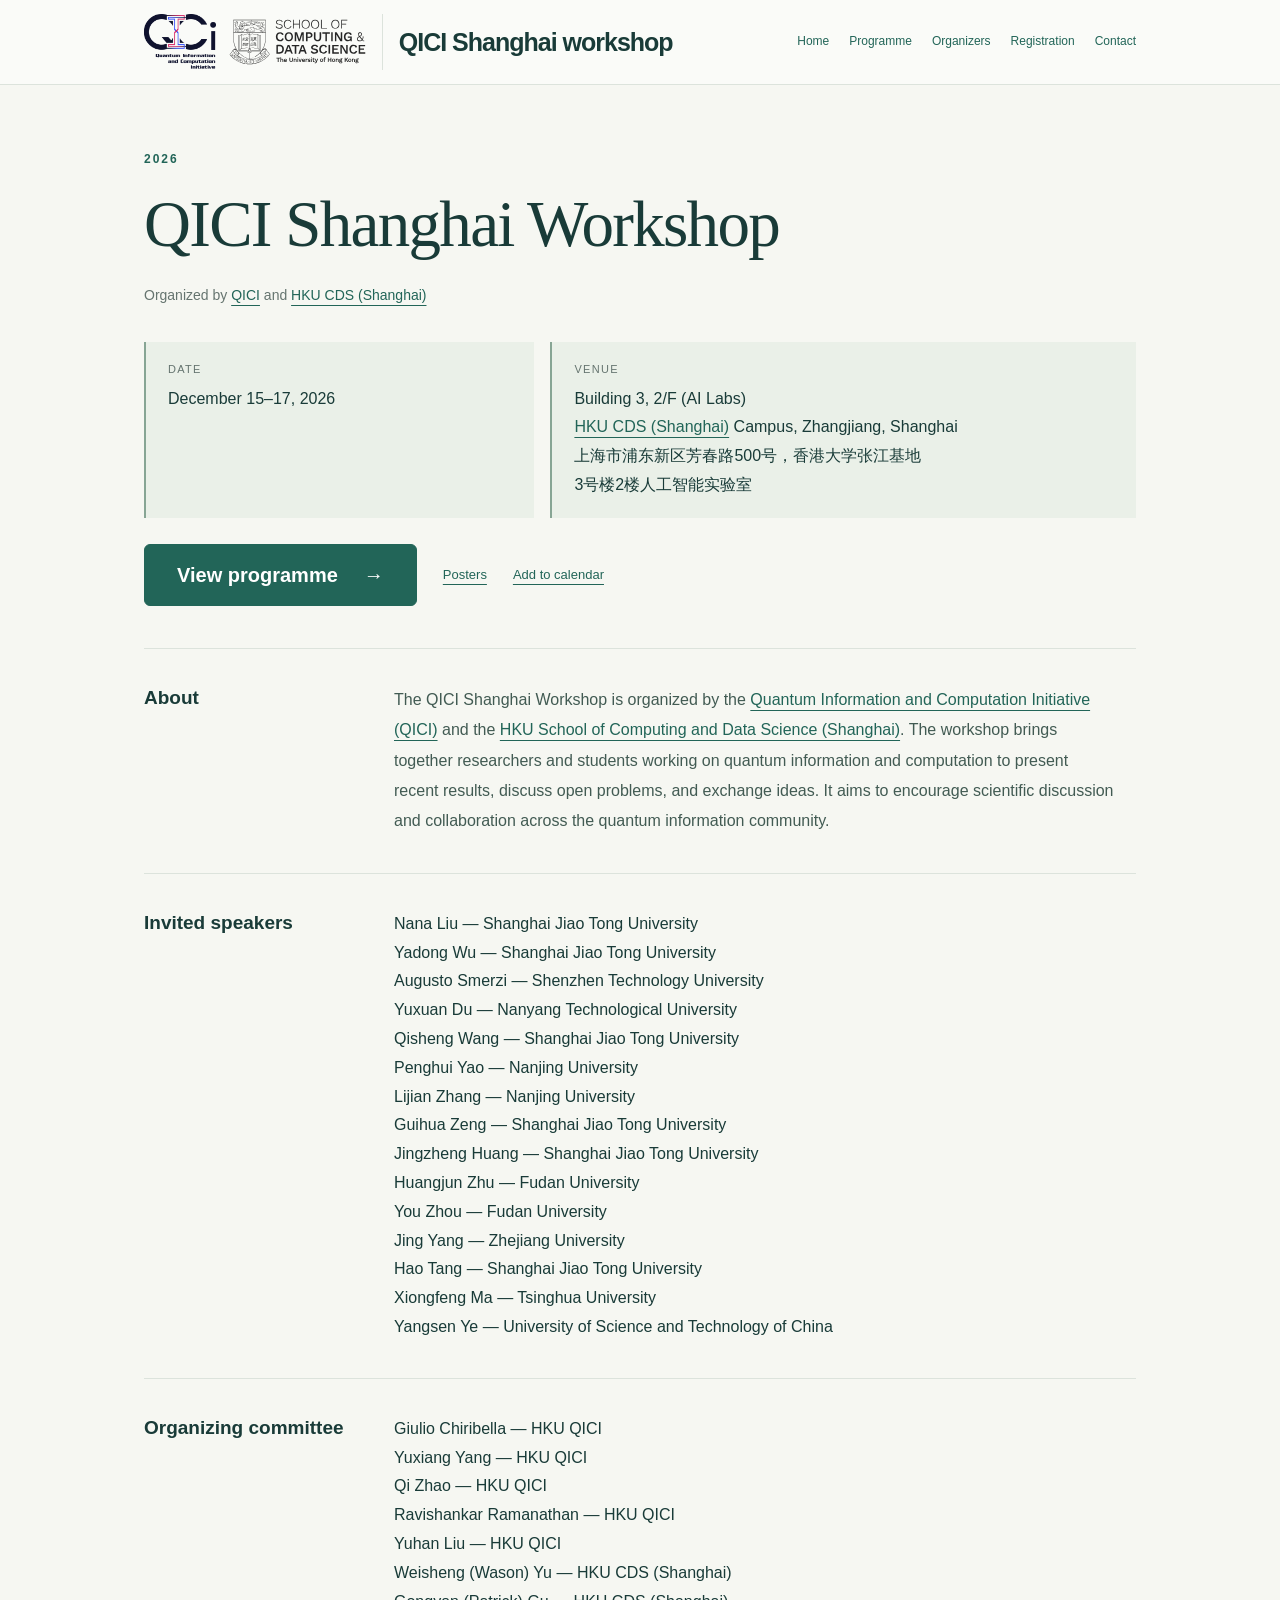
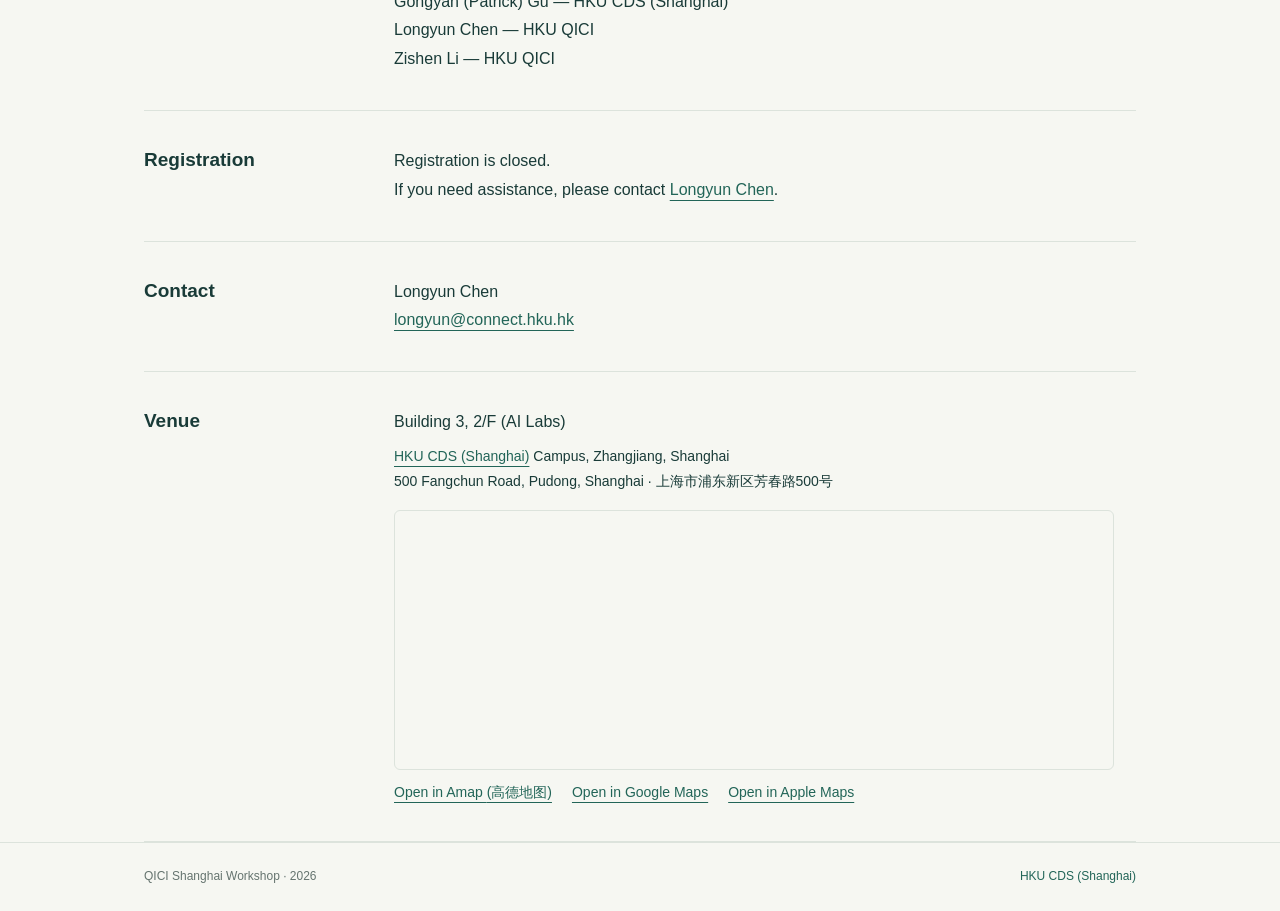
<file: index.html>
<!doctype html>
<html lang="en">
<head>
<meta charset="utf-8"><meta name="viewport" content="width=device-width,initial-scale=1">
<title>QICI Shanghai Workshop — 2026</title>
<meta name="description" content="QICI Shanghai Workshop. December 15–17, 2026. Venue: Building 3, 2/F (AI Labs), HKU CDS (Shanghai) Campus, Zhangjiang, Shanghai. Organized by the Quantum Information and Computation Initiative (QICI) and HKU CDS (Shanghai).">
<style>
:root{color-scheme:light;--ink:#193b38;--green:#226558;--muted:#65746f;--line:#dce3dc;--paper:#f6f7f2}*{box-sizing:border-box}html{scroll-behavior:smooth;scroll-padding-top:30px}body{margin:0;background:var(--paper);color:var(--ink);font:16px/1.8 Arial,Helvetica,sans-serif}.wrap{max-width:1080px;margin:auto;padding:0 44px}header{border-bottom:1px solid var(--line);background:#ffffff65}.nav-wrap{display:flex;justify-content:space-between;align-items:center;min-height:84px;gap:30px}.brand{font-weight:700;font-size:25px;letter-spacing:-1px;text-decoration:none;color:var(--ink)}nav{display:flex;gap:8px 20px;flex-wrap:wrap;font-size:12px;justify-content:flex-end;padding:18px 0}.brand{flex-shrink:0}.venue-details{font-size:14px;margin-top:7px}a{color:var(--green);text-underline-offset:5px}nav a{text-decoration:none}a:hover{text-decoration:underline}a:focus-visible{outline:2px solid var(--green);outline-offset:5px}main{padding-bottom:54px}.heading{padding:64px 0 42px;border-bottom:1px solid var(--line);position:relative}.year{font-size:12px;letter-spacing:2px;margin-bottom:16px;color:var(--green);font-weight:600}h1{font-family:Georgia,'Times New Roman',serif;font-size:clamp(43px,6vw,65px);line-height:1.14;letter-spacing:-1.7px;margin:0 0 22px;font-weight:400;max-width:760px}h2{font-size:19px;line-height:1.4;margin:0;font-weight:600}p{margin:0}.organiser{font-size:14px;color:var(--muted);margin-bottom:34px}dl{margin:0}.facts{display:grid;grid-template-columns:1fr 1.5fr;gap:16px}.facts>div{padding:18px 22px;background:#eaf0e8;border-left:2px solid #87a594}.facts dt{font-size:11px;letter-spacing:1.3px;text-transform:uppercase;color:var(--muted);margin-bottom:5px;font-weight:400}.facts dd{font-size:16px}dd{margin:0}.calendar{display:inline-block;margin-top:20px;font-size:13px}section{display:grid;grid-template-columns:220px 1fr;gap:30px;padding:36px 0;border-bottom:1px solid var(--line);scroll-margin-top:30px}.section-content{max-width:720px}.about-text{color:#425b53;line-height:1.9}.tba{color:var(--muted)}.information>div{display:grid;grid-template-columns:210px 1fr;gap:20px;padding:12px 0;border-bottom:1px solid #e4e9e1}.information>div:first-child{padding-top:0}.information>div:last-child{border:0;padding-bottom:0}.information dt{font-weight:400;font-size:14px}.information dd{font-size:14px}.status{display:inline-block;font-size:13px;color:var(--muted);padding:6px 12px;border:1px solid var(--line);border-radius:4px;background:#ffffff60}footer{padding:23px 0;border-top:1px solid var(--line);font-size:12px;color:var(--muted)}.footer-inner{display:flex;justify-content:space-between;gap:20px}footer a{text-decoration:none}@media(max-width:700px){.wrap{padding:0 24px}.nav-wrap{align-items:flex-start;flex-direction:column;gap:10px;padding-top:17px;padding-bottom:17px}nav{gap:8px 18px;font-size:12px;justify-content:flex-start;padding:0}.heading{padding:38px 0 30px}h1{font-size:43px;letter-spacing:-1px}.organiser{margin-bottom:25px}.facts{grid-template-columns:1fr;gap:10px}.facts>div{padding:13px 17px}section{grid-template-columns:1fr;gap:17px;padding:28px 0}.information>div{grid-template-columns:1fr 1fr;gap:12px}.footer-inner{flex-direction:column;gap:3px}}@media(max-width:380px){.information>div{grid-template-columns:1fr;gap:2px}}@media(prefers-reduced-motion:reduce){html{scroll-behavior:auto}}
.hero-actions{display:flex;align-items:center;flex-wrap:wrap;gap:18px 26px;margin-top:26px}.programme-button{display:inline-flex;align-items:center;justify-content:center;gap:26px;min-height:62px;padding:16px 32px;background:var(--green);border:1px solid var(--green);border-radius:6px;color:#fff;font-size:20px;font-weight:600;line-height:1.4;text-decoration:none}.programme-button:hover{background:var(--ink);border-color:var(--ink);text-decoration:none}.hero-actions .calendar{margin-top:0}@media(max-width:700px){.programme-button{width:100%}.hero-actions{gap:16px}}

.back-to-top{position:fixed;right:24px;bottom:24px;bottom:max(24px,env(safe-area-inset-bottom));z-index:10;display:inline-flex;align-items:center;gap:7px;min-height:44px;padding:10px 16px;border:1px solid var(--green);border-radius:24px;background:var(--green);color:#fff;font-size:13px;line-height:1.4;text-decoration:none;box-shadow:0 3px 12px #193b3826}.back-to-top:hover{background:var(--ink);text-decoration:none}.back-to-top[hidden]{display:none}@media(max-width:700px){.back-to-top{right:16px;bottom:16px;bottom:max(16px,env(safe-area-inset-bottom))}footer{padding-bottom:85px}}
.venue-map {
  display: block;
  width: 100%;
  height: clamp(210px, 30vw, 260px);
  margin-top: 16px;
  border: 1px solid var(--line);
  border-radius: 6px;
}
.venue-map-links {
  display: flex;
  flex-wrap: wrap;
  gap: 4px 20px;
  margin-top: 10px;
  font-size: 14px;
}
</style>
<link rel="stylesheet" href="assets/header.css">
</head>
<body id="top"><header><div class="wrap nav-wrap">
<div class="workshop-identity">
  <div class="workshop-logos">
    <img class="qici" src="assets/qici-full.png" width="1035" height="800" alt="Quantum Information and Computation Initiative (QICI)">
    <a href="https://sh.cds.hku.hk/"><img class="cds" src="assets/hku-cds.svg" width="1107" height="373" alt="HKU School of Computing and Data Science (Shanghai)"></a>
  </div>
  <a class="brand" href="#home">QICI Shanghai workshop</a>
</div>
<nav aria-label="Main navigation"><a href="#home">Home</a><a href="programme.html">Programme</a><a href="#organisers">Organizers</a><a href="#registration">Registration</a><a href="#contact">Contact</a></nav></div></header>
<main class="wrap"><div class="heading" id="home"><div class="year">2026</div><h1>QICI Shanghai Workshop</h1><p class="organiser">Organized by <a href="https://qici.weebly.com/">QICI</a> and <a href="https://sh.cds.hku.hk/">HKU CDS (Shanghai)</a></p><dl class="facts"><div><dt>Date</dt><dd>December 15–17, 2026</dd></div><div><dt>Venue</dt><dd>Building 3, 2/F (AI Labs)<br><a href="https://sh.cds.hku.hk/">HKU CDS (Shanghai)</a> Campus, Zhangjiang, Shanghai<br><span lang="zh-CN">上海市浦东新区芳春路500号，香港大学张江基地<br>3号楼2楼人工智能实验室</span></dd></div></dl><div class="hero-actions"><a class="programme-button" href="programme.html">View programme <span aria-hidden="true">→</span></a><a class="calendar" href="programme.html#posters">Posters</a><a class="calendar" href="qici-2026.ics" download>Add to calendar</a></div></div>
<section id="about"><h2>About</h2><div class="section-content"><p class="about-text">The QICI Shanghai Workshop is organized by the <a href="https://qici.weebly.com/">Quantum Information and Computation Initiative (QICI)</a> and the <a href="https://sh.cds.hku.hk/">HKU School of Computing and Data Science (Shanghai)</a>. The workshop brings together researchers and students working on quantum information and computation to present recent results, discuss open problems, and exchange ideas. It aims to encourage scientific discussion and collaboration across the quantum information community.</p></div></section>
<section id="invited-speakers"><h2>Invited speakers</h2><div class="section-content">
<p>Nana Liu — Shanghai Jiao Tong University</p>
<p>Yadong Wu — Shanghai Jiao Tong University</p>
<p>Augusto Smerzi — Shenzhen Technology University</p>
<p>Yuxuan Du — Nanyang Technological University</p>
<p>Qisheng Wang — Shanghai Jiao Tong University</p>
<p>Penghui Yao — Nanjing University</p>
<p>Lijian Zhang — Nanjing University</p>
<p>Guihua Zeng — Shanghai Jiao Tong University</p>
<p>Jingzheng Huang — Shanghai Jiao Tong University</p>
<p>Huangjun Zhu — Fudan University</p>
<p>You Zhou — Fudan University</p>
<p>Jing Yang — Zhejiang University</p>
<p>Hao Tang — Shanghai Jiao Tong University</p>
<p>Xiongfeng Ma — Tsinghua University</p>
<p>Yangsen Ye — University of Science and Technology of China</p>
</div></section>
<section id="organisers"><h2>Organizing committee</h2><div class="section-content">
<p>Giulio Chiribella — HKU QICI</p>
<p>Yuxiang Yang — HKU QICI</p>
<p>Qi Zhao — HKU QICI</p>
<p>Ravishankar Ramanathan — HKU QICI</p>
<p>Yuhan Liu — HKU QICI</p>
<p>Weisheng (Wason) Yu — HKU CDS (Shanghai)</p>
<p>Gongyan (Patrick) Gu — HKU CDS (Shanghai)</p>
<p>Longyun Chen — HKU QICI</p>
<p>Zishen Li — HKU QICI</p>
</div></section>
<section id="registration"><h2>Registration</h2><div class="section-content"><p>Registration is closed.</p><p>If you need assistance, please contact <a href="mailto:longyun@connect.hku.hk">Longyun Chen</a>.</p></div></section>
<section id="contact"><h2>Contact</h2><div class="section-content"><p>Longyun Chen<br><a href="mailto:longyun@connect.hku.hk">longyun@connect.hku.hk</a></p></div></section>
<section id="venue">
  <h2>Venue</h2>
  <div class="section-content">
    <p>Building 3, 2/F (AI Labs)</p>
    <p class="venue-details"><a href="https://sh.cds.hku.hk/">HKU CDS (Shanghai)</a> Campus, Zhangjiang, Shanghai<br>
      500 Fangchun Road, Pudong, Shanghai · <span lang="zh-CN">上海市浦东新区芳春路500号</span></p>
    <iframe class="venue-map" title="Map of the HKU CDS (Shanghai) campus in Zhangjiang, Shanghai"
      src="https://www.google.com/maps?q=31.210364%2C121.636795&amp;z=17&amp;hl=en&amp;output=embed"
      loading="lazy" referrerpolicy="no-referrer-when-downgrade" allowfullscreen></iframe>
    <div class="venue-map-links">
      <a href="https://ditu.amap.com/place/B0LKXUOH6U">Open in Amap <span lang="zh-CN">(高德地图)</span></a>
      <a href="https://www.google.com/maps/search/?api=1&amp;query=31.210364%2C121.636795">Open in Google Maps</a>
      <a href="https://maps.apple.com/place?coordinate=31.212550,121.632575&amp;name=HKU%20CDS%20Zhangjiang%20Campus&amp;address=500%20Fangchun%20Road%2C%20Pudong%2C%20Shanghai%2C%20China">Open in Apple Maps</a>
    </div>
  </div>
</section>
</main><footer><div class="wrap footer-inner"><span>QICI Shanghai Workshop · 2026</span><span><a href="https://sh.cds.hku.hk/">HKU CDS (Shanghai)</a></span></div></footer><a class="back-to-top" href="#top" aria-label="Back to top" hidden><span aria-hidden="true">↑</span> Back to top</a>
<script>
(function () {
  const button = document.querySelector('.back-to-top');
  function updateVisibility() {
    button.hidden = window.scrollY < 300;
  }
  window.addEventListener('scroll', updateVisibility, { passive: true });
  window.addEventListener('pageshow', updateVisibility);
  updateVisibility();
})();
</script>
</body></html>
</file>
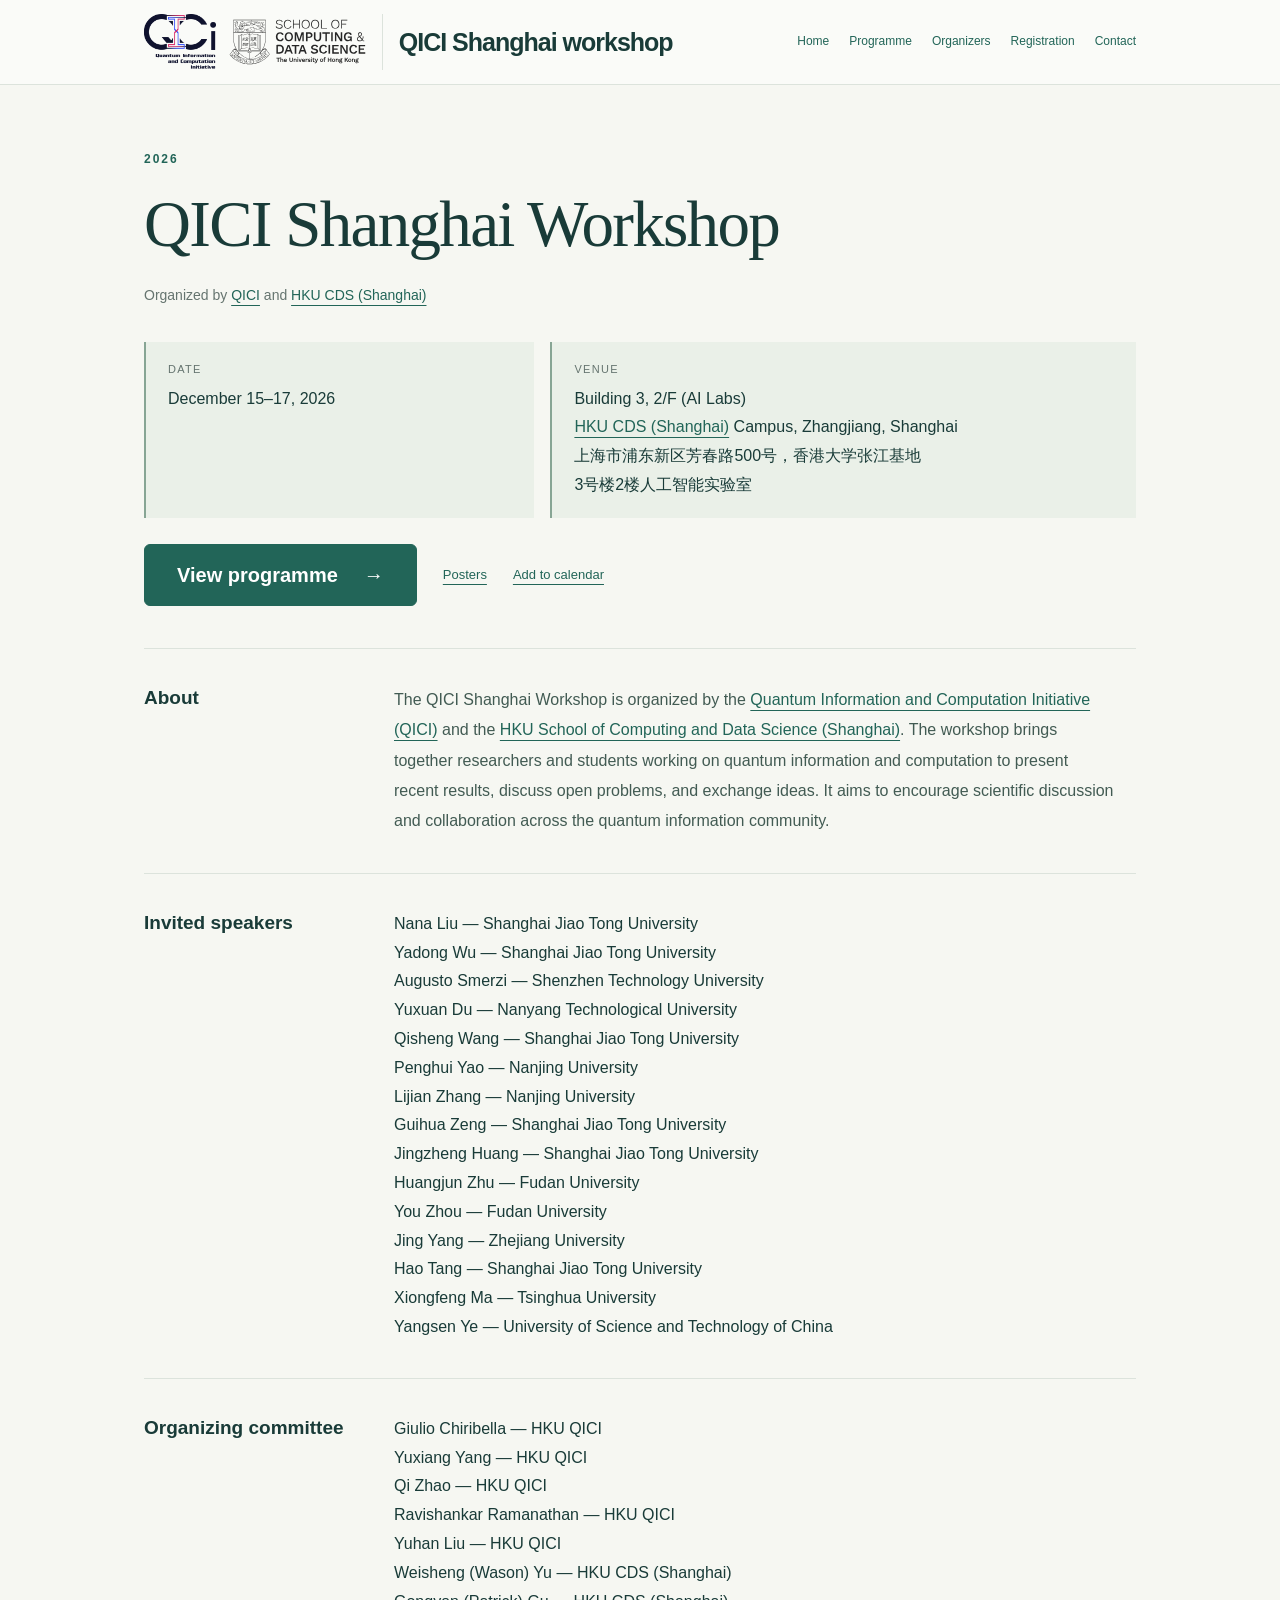
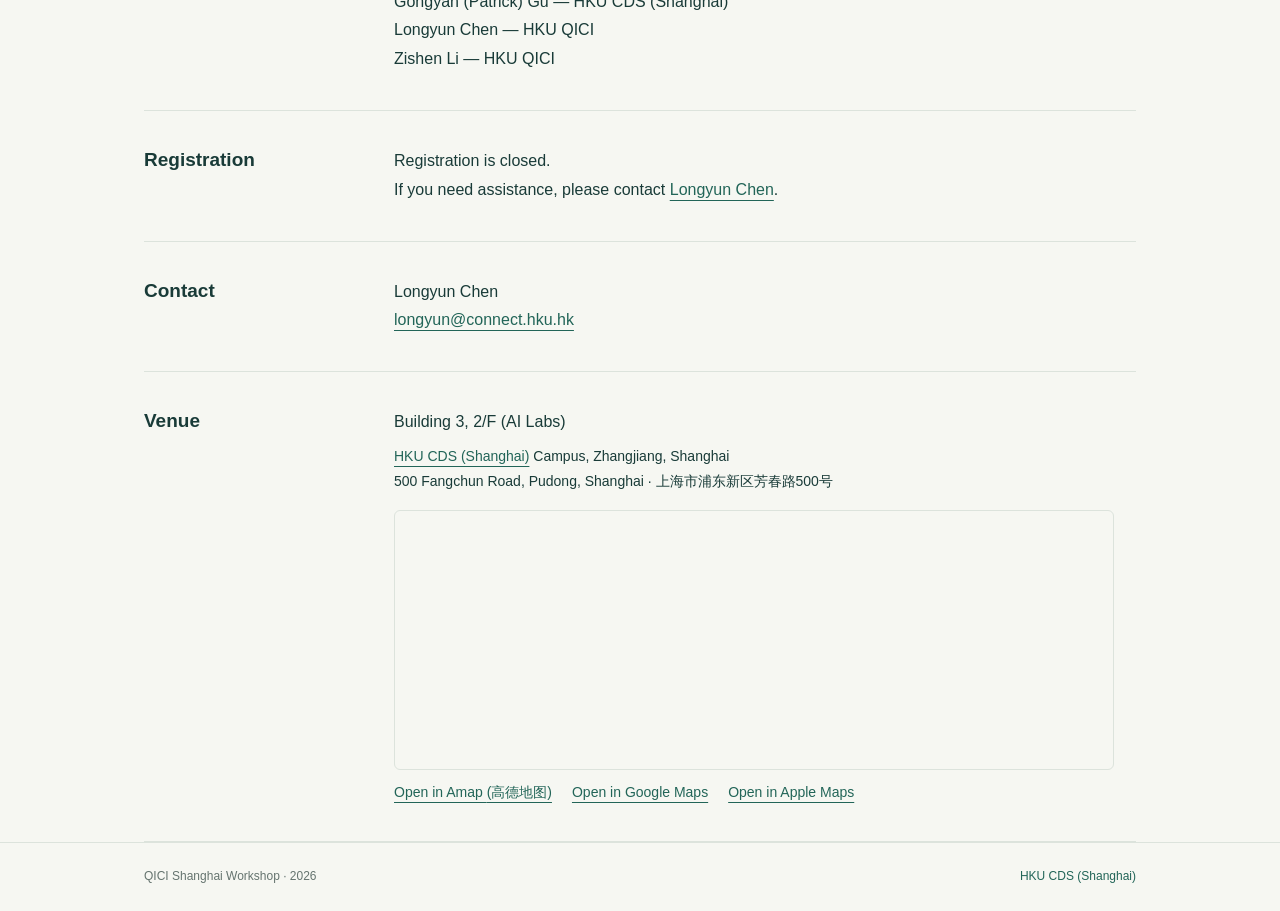
<file: QICI-Shanghai-workshop-website/index.html>
<!doctype html>
<html lang="en"><head><meta charset="utf-8">
<title>QICI Shanghai Workshop</title>
<link rel="canonical" href="https://qici-workshop.github.io/">
<script>location.replace("https://qici-workshop.github.io/" + location.search + location.hash)</script>
<meta http-equiv="refresh" content="0;url=https://qici-workshop.github.io/">
</head><body><a href="https://qici-workshop.github.io/">Continue to the QICI Shanghai Workshop</a></body></html>
</file>
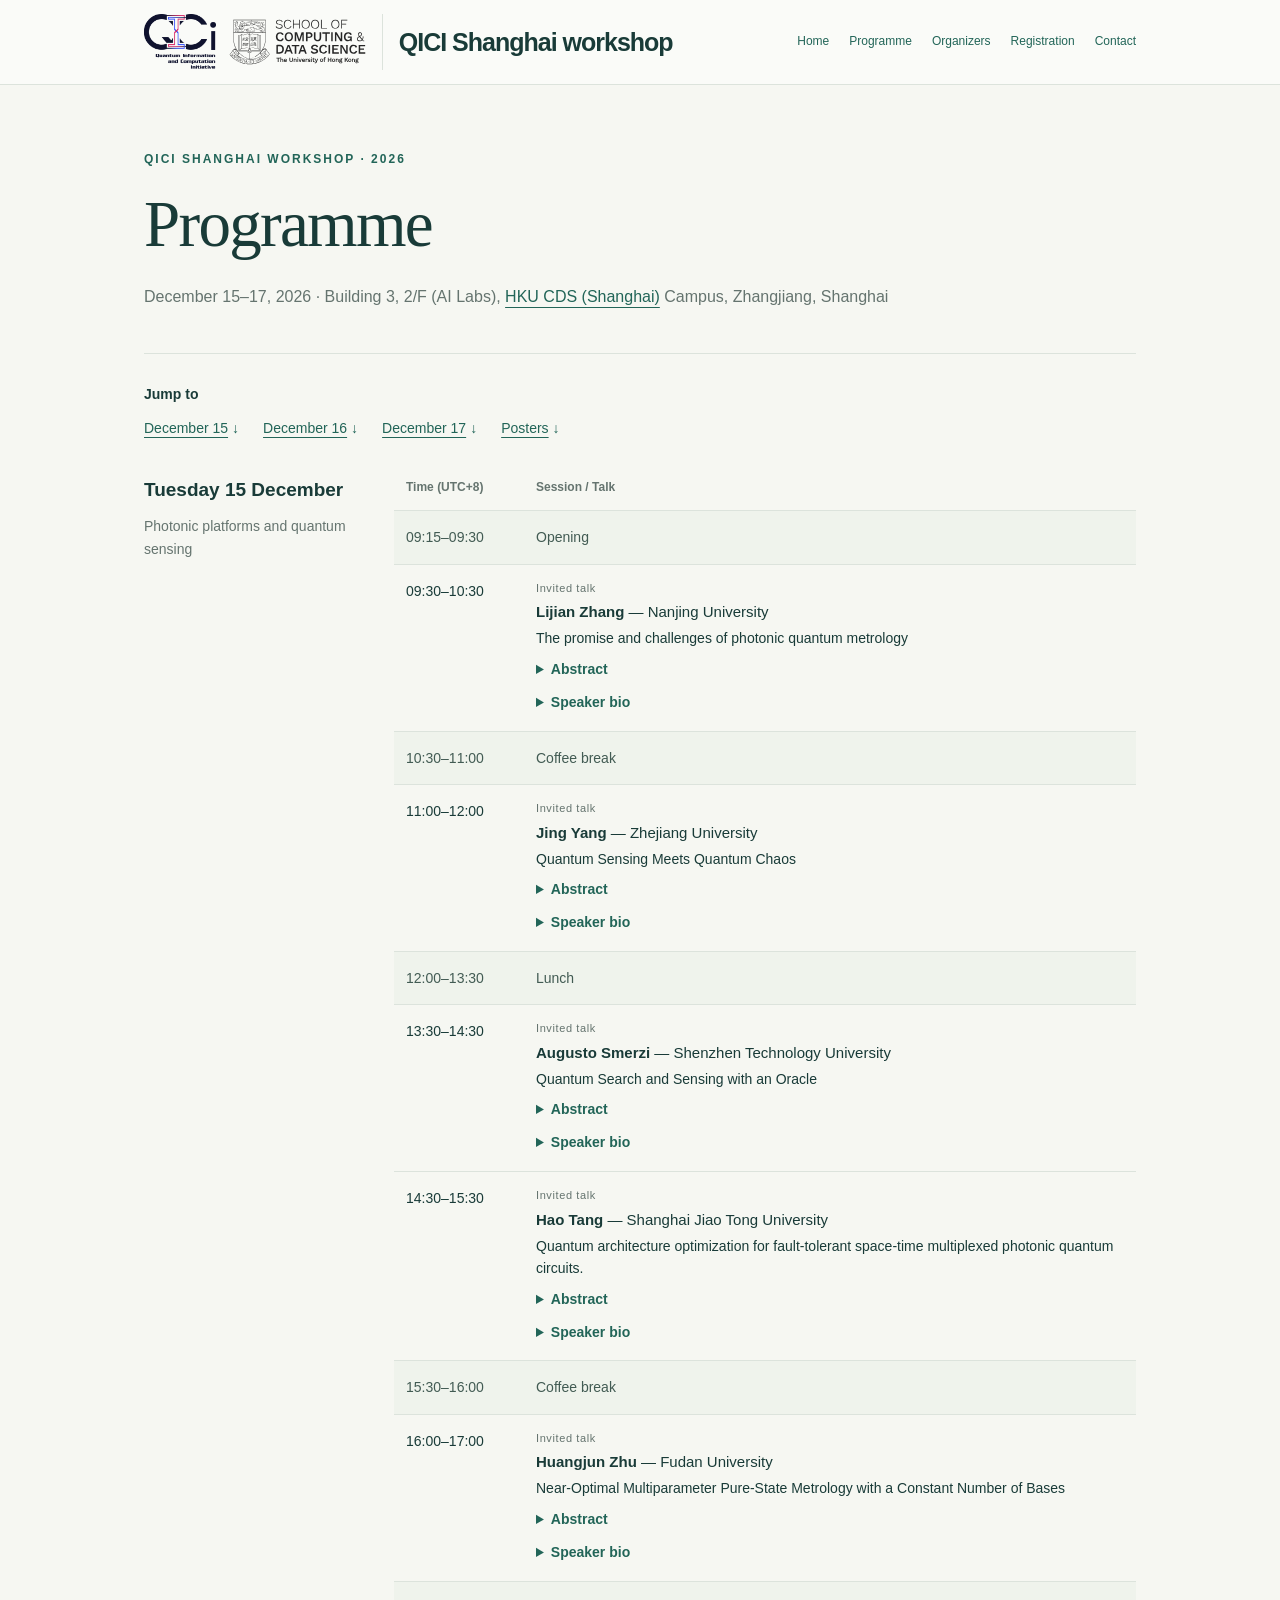
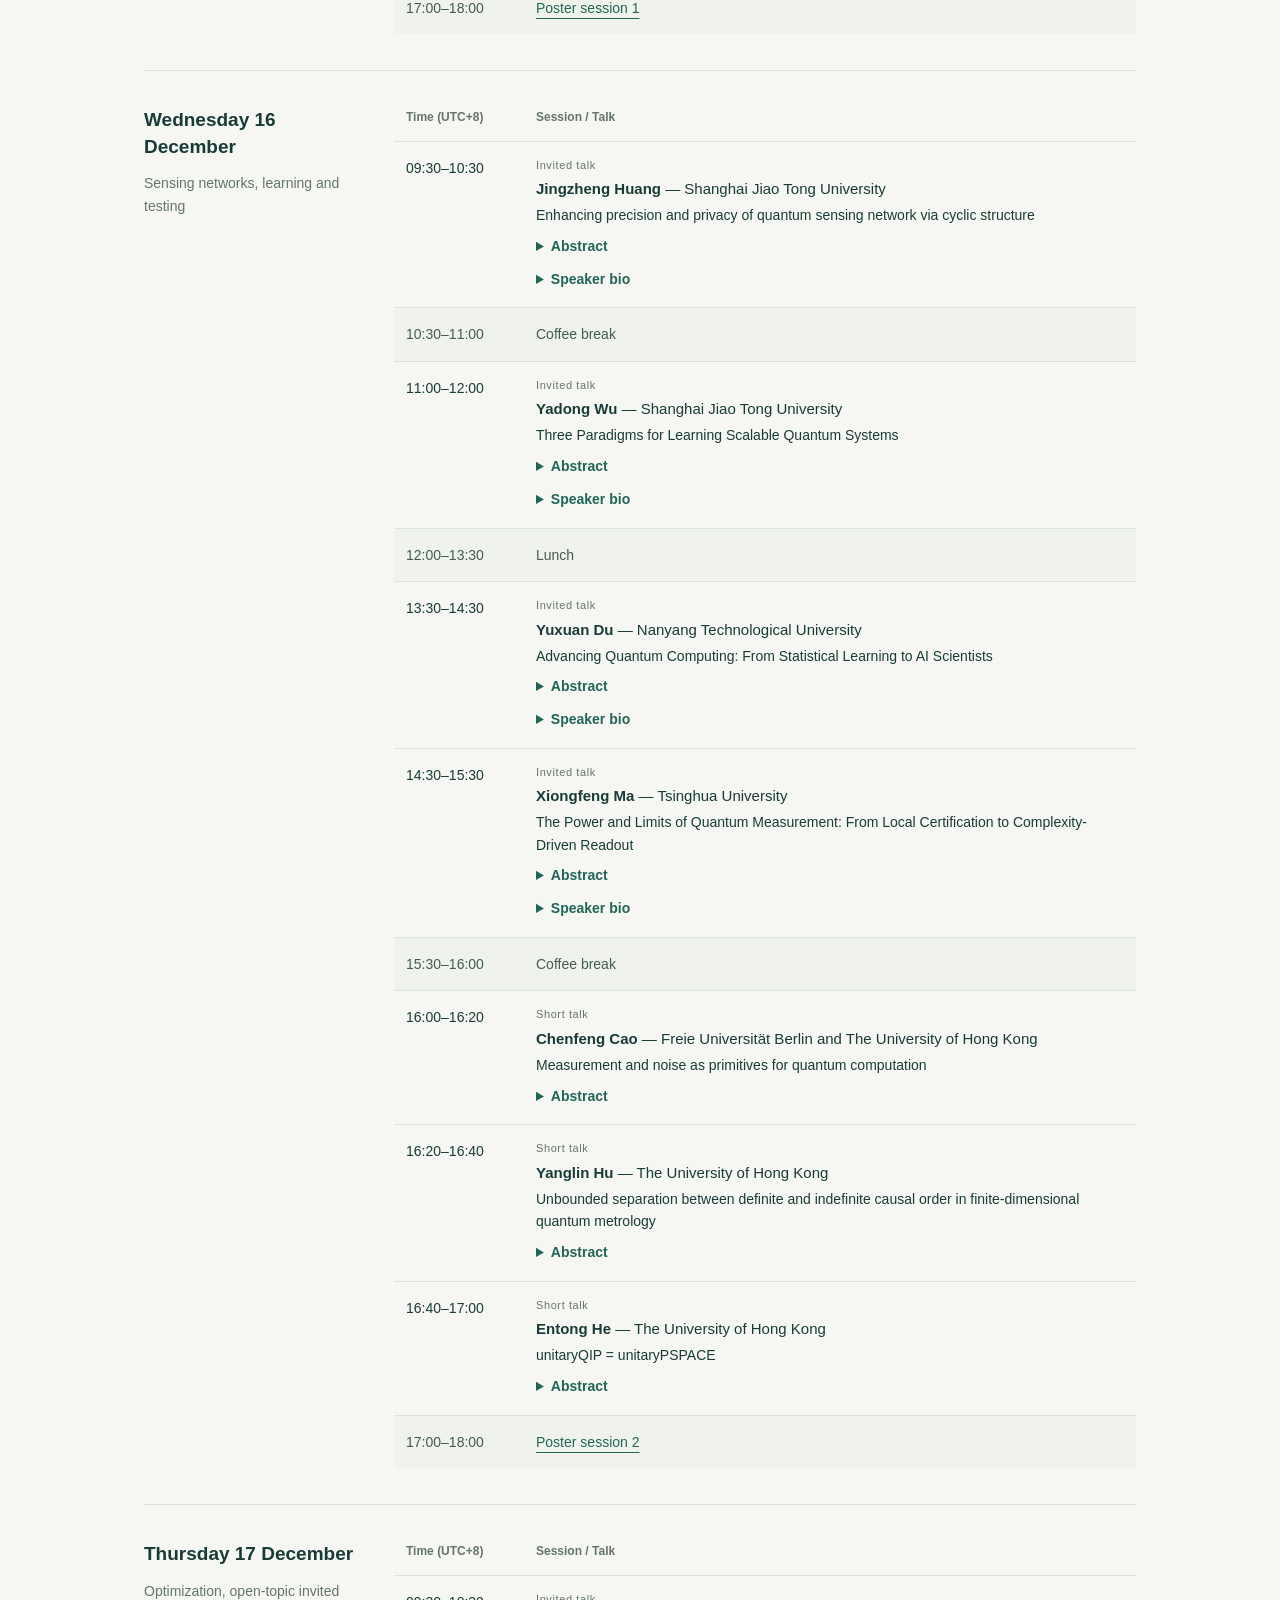
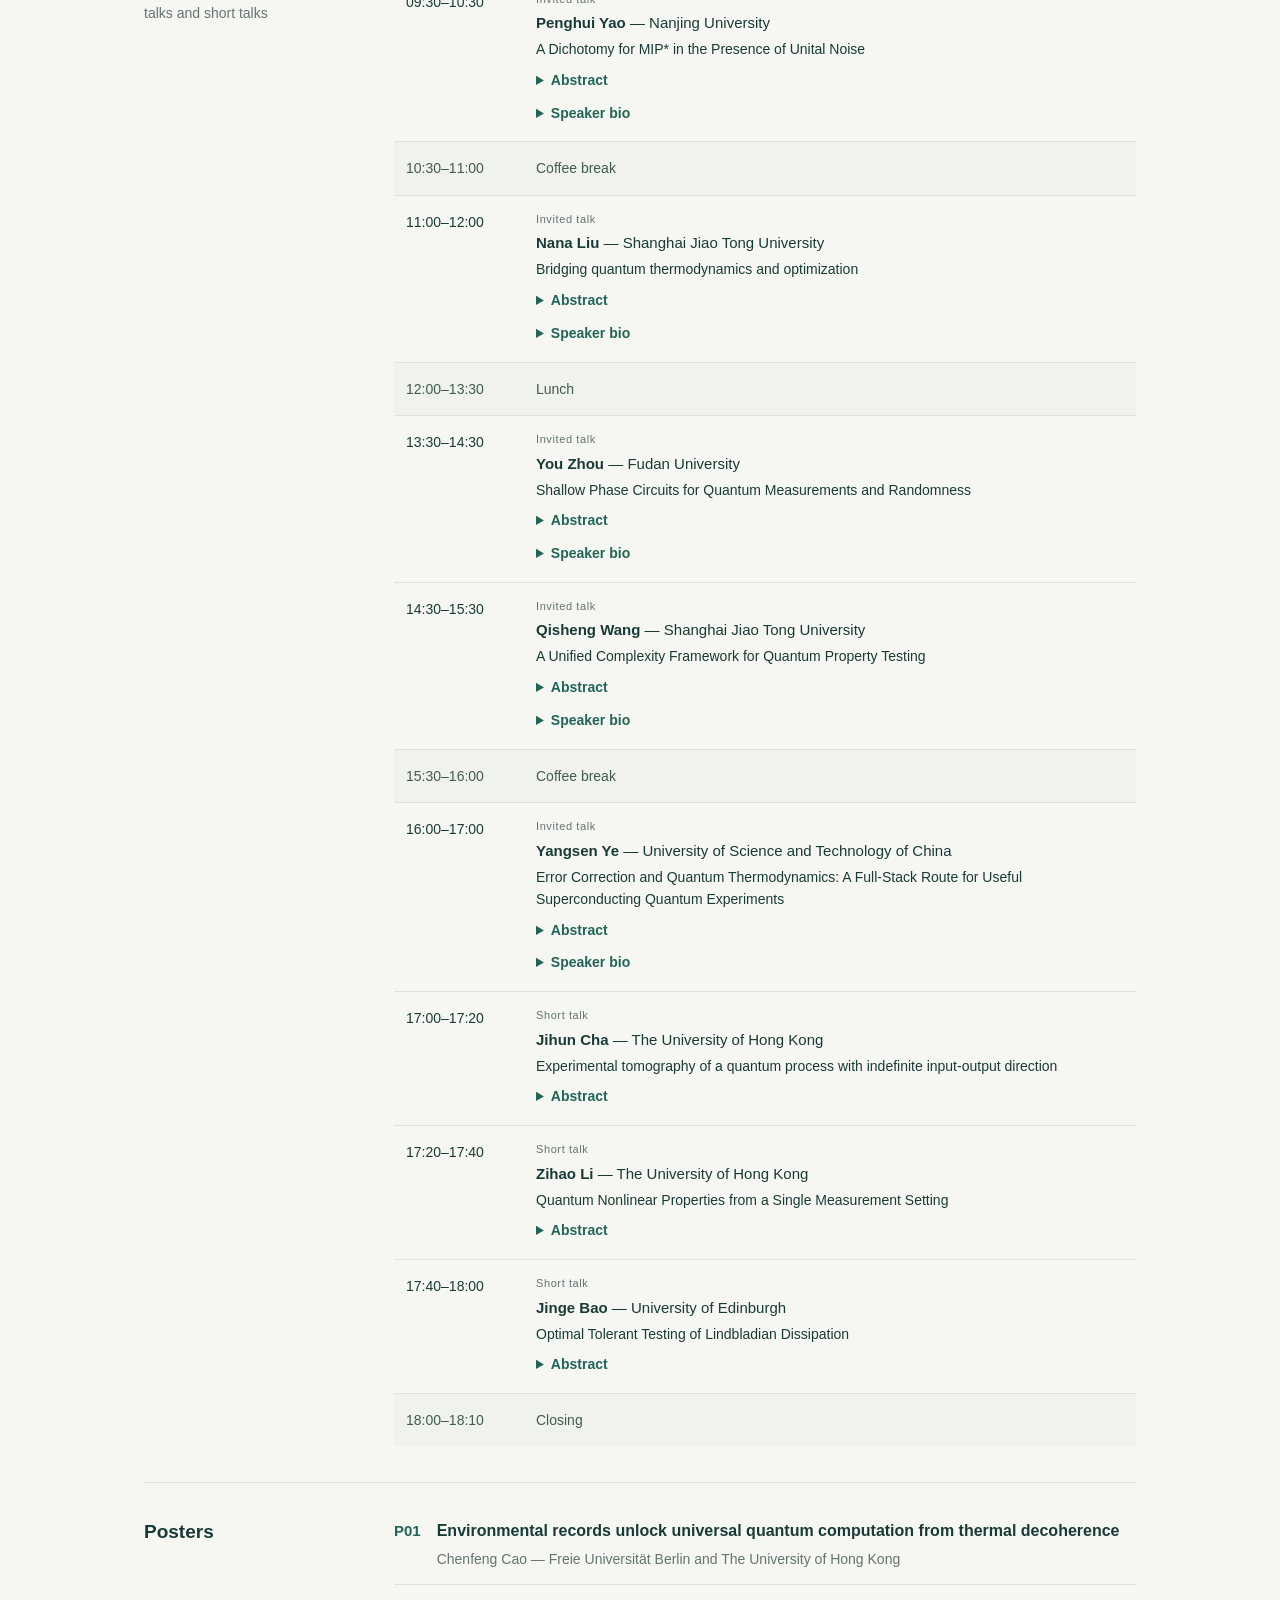
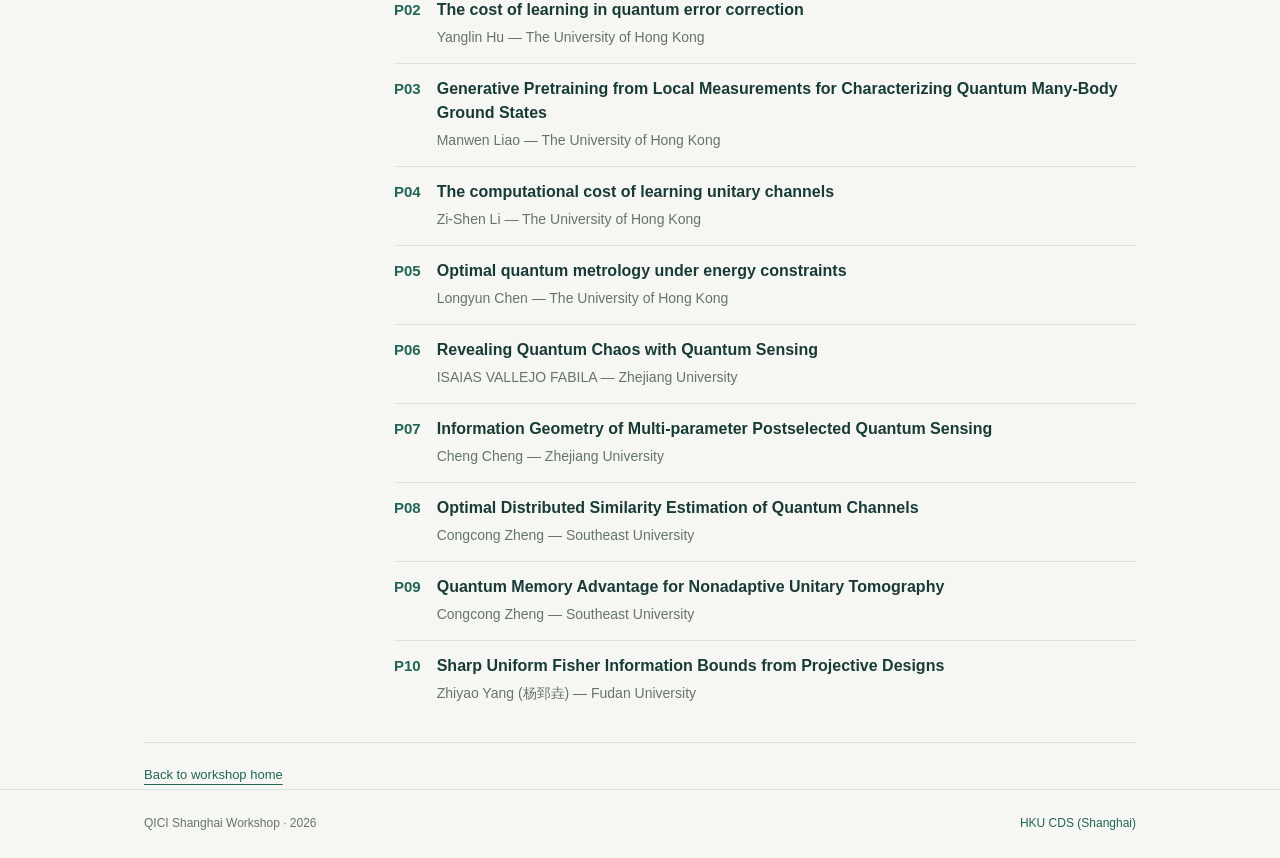
<file: programme.html>
<!doctype html>
<html lang="en">
<head>
<meta charset="utf-8"><meta name="viewport" content="width=device-width,initial-scale=1">
<title>Programme — QICI Shanghai Workshop 2026</title>
<meta name="description" content="QICI Shanghai Workshop. December 15–17, 2026. Venue: Building 3, 2/F (AI Labs), HKU CDS (Shanghai) Campus, Zhangjiang, Shanghai. Organized by the Quantum Information and Computation Initiative (QICI) and HKU CDS (Shanghai).">
<style>
:root{color-scheme:light;--ink:#193b38;--green:#226558;--muted:#65746f;--line:#dce3dc;--paper:#f6f7f2}*{box-sizing:border-box}html{scroll-behavior:smooth;scroll-padding-top:30px}body{margin:0;background:var(--paper);color:var(--ink);font:16px/1.8 Arial,Helvetica,sans-serif}.wrap{max-width:1080px;margin:auto;padding:0 44px}header{border-bottom:1px solid var(--line);background:#ffffff65}.nav-wrap{display:flex;justify-content:space-between;align-items:center;min-height:84px;gap:30px}.brand{font-weight:700;font-size:25px;letter-spacing:-1px;text-decoration:none;color:var(--ink)}nav{display:flex;gap:8px 20px;flex-wrap:wrap;font-size:12px;justify-content:flex-end;padding:18px 0}.brand{flex-shrink:0}.venue-details{font-size:14px;margin-top:7px}a{color:var(--green);text-underline-offset:5px}nav a{text-decoration:none}a:hover{text-decoration:underline}a:focus-visible{outline:2px solid var(--green);outline-offset:5px}main{padding-bottom:54px}.heading{padding:64px 0 42px;border-bottom:1px solid var(--line);position:relative}.year{font-size:12px;letter-spacing:2px;margin-bottom:16px;color:var(--green);font-weight:600}h1{font-family:Georgia,'Times New Roman',serif;font-size:clamp(43px,6vw,65px);line-height:1.14;letter-spacing:-1.7px;margin:0 0 22px;font-weight:400;max-width:760px}h2{font-size:19px;line-height:1.4;margin:0;font-weight:600}p{margin:0}.organiser{font-size:14px;color:var(--muted);margin-bottom:34px}dl{margin:0}.facts{display:grid;grid-template-columns:1fr 1.5fr;gap:16px}.facts>div{padding:18px 22px;background:#eaf0e8;border-left:2px solid #87a594}.facts dt{font-size:11px;letter-spacing:1.3px;text-transform:uppercase;color:var(--muted);margin-bottom:5px;font-weight:400}.facts dd{font-size:16px}dd{margin:0}.calendar{display:inline-block;margin-top:20px;font-size:13px}section{display:grid;grid-template-columns:220px 1fr;gap:30px;padding:36px 0;border-bottom:1px solid var(--line);scroll-margin-top:30px}.section-content{max-width:720px}.about-text{color:#425b53;line-height:1.9}.tba{color:var(--muted)}.information>div{display:grid;grid-template-columns:210px 1fr;gap:20px;padding:12px 0;border-bottom:1px solid #e4e9e1}.information>div:first-child{padding-top:0}.information>div:last-child{border:0;padding-bottom:0}.information dt{font-weight:400;font-size:14px}.information dd{font-size:14px}.status{display:inline-block;font-size:13px;color:var(--muted);padding:6px 12px;border:1px solid var(--line);border-radius:4px;background:#ffffff60}footer{padding:23px 0;border-top:1px solid var(--line);font-size:12px;color:var(--muted)}.footer-inner{display:flex;justify-content:space-between;gap:20px}footer a{text-decoration:none}@media(max-width:700px){.wrap{padding:0 24px}.nav-wrap{align-items:flex-start;flex-direction:column;gap:10px;padding-top:17px;padding-bottom:17px}nav{gap:8px 18px;font-size:12px;justify-content:flex-start;padding:0}.heading{padding:38px 0 30px}h1{font-size:43px;letter-spacing:-1px}.organiser{margin-bottom:25px}.facts{grid-template-columns:1fr;gap:10px}.facts>div{padding:13px 17px}section{grid-template-columns:1fr;gap:17px;padding:28px 0}.information>div{grid-template-columns:1fr 1fr;gap:12px}.footer-inner{flex-direction:column;gap:3px}}@media(max-width:380px){.information>div{grid-template-columns:1fr;gap:2px}}@media(prefers-reduced-motion:reduce){html{scroll-behavior:auto}}

.programme-note{padding:28px 0 0;color:var(--muted);font-size:14px}.programme-note .status{margin-bottom:12px}.programme-note nav{justify-content:flex-start;font-size:14px;padding:16px 0 0;gap:12px 24px}.day-theme{color:var(--muted);font-size:14px;line-height:1.6;margin-top:12px}.schedule{min-width:0}table{border-collapse:collapse;width:100%;font-size:14px;text-align:left}th{font-size:12px;font-weight:600;color:var(--muted);padding:0 12px 12px}td{padding:15px 12px;border-top:1px solid var(--line);vertical-align:top;line-height:1.6}.time{white-space:nowrap;width:130px;font-variant-numeric:tabular-nums}.session-type{display:block;color:var(--muted);font-size:11px;letter-spacing:.6px}.speaker{display:block;font-size:15px;margin:3px 0}.talk-title{display:block;overflow-wrap:anywhere}.break-row{background:#eaf0e880;color:#425b53}@media(max-width:700px){.programme-day{gap:22px}.day-theme{margin-top:6px}th,td{padding-left:8px;padding-right:8px}.time{width:112px;font-size:13px}}@media(max-width:380px){.wrap{padding:0 16px}.time{width:102px;font-size:12px}th,td{padding-left:6px;padding-right:6px}}

.jump-label{font-weight:600;color:var(--ink)}.programme-note nav{padding-top:8px}.programme-note nav a{text-decoration:underline;text-underline-offset:4px}.programme-note nav a::after{content:" ↓";display:inline-block;margin-left:4px}.back-to-top{position:fixed;right:24px;bottom:24px;bottom:max(24px,env(safe-area-inset-bottom));z-index:10;display:inline-flex;align-items:center;gap:7px;min-height:44px;padding:10px 16px;border:1px solid var(--green);border-radius:24px;background:var(--green);color:#fff;font-size:13px;line-height:1.4;text-decoration:none;box-shadow:0 3px 12px #193b3826}.back-to-top:hover{background:var(--ink);text-decoration:none}.back-to-top[hidden]{display:none}@media(max-width:700px){.back-to-top{right:16px;bottom:16px;bottom:max(16px,env(safe-area-inset-bottom))}footer{padding-bottom:85px}}

:is(.talk-abstract, .speaker-bio) { margin-top: .36rem; }
:is(.talk-abstract, .speaker-bio) summary {
  width: fit-content;
  padding: .15rem 0;
  color: var(--green);
  cursor: pointer;
  font-weight: 600;
}
:is(.talk-abstract, .speaker-bio) summary:hover { text-decoration: underline; }
:is(.talk-abstract, .speaker-bio) summary:focus-visible { outline: 2px solid var(--green); outline-offset: 3px; }
:is(.talk-abstract, .speaker-bio) p {
  max-width: 72ch;
  margin: .6rem 0;
  font-size: .9375rem;
  line-height: 1.7;
  overflow-wrap: anywhere;
}
.talk-abstract math { max-width: 100%; }
.poster-list { min-width: 0; list-style: none; margin: 0; padding: 0; }
.poster-list li {
  display: grid;
  grid-template-columns: 3ch minmax(0, 1fr);
  column-gap: 1rem;
  padding: .8rem 0;
  border-bottom: 1px solid var(--line);
}
.poster-number {
  color: var(--green);
  font-size: .9375rem;
  font-weight: 600;
  line-height: 1.6;
  font-variant-numeric: tabular-nums;
}
.poster-list li:first-child { padding-top: 0; }
.poster-list li:last-child { border: 0; padding-bottom: 0; }
.poster-list strong { display: block; line-height: 1.5; }
.poster-presenter { display: block; margin-top: .2rem; color: var(--muted); font-size: .875rem; }
</style>
<link rel="stylesheet" href="assets/header.css">
</head>
<body id="top"><header><div class="wrap nav-wrap">
<div class="workshop-identity">
  <div class="workshop-logos">
    <img class="qici" src="assets/qici-full.png" width="1035" height="800" alt="Quantum Information and Computation Initiative (QICI)">
    <a href="https://sh.cds.hku.hk/"><img class="cds" src="assets/hku-cds.svg" width="1107" height="373" alt="HKU School of Computing and Data Science (Shanghai)"></a>
  </div>
  <a class="brand" href="index.html#home">QICI Shanghai workshop</a>
</div>
<nav aria-label="Main navigation"><a href="index.html#home">Home</a><a href="programme.html" aria-current="page">Programme</a><a href="index.html#organisers">Organizers</a><a href="index.html#registration">Registration</a><a href="index.html#contact">Contact</a></nav></div></header>
<main class="wrap"><div class="heading"><div class="year">QICI SHANGHAI WORKSHOP · 2026</div><h1>Programme</h1><p class="tba">December 15–17, 2026 · Building 3, 2/F (AI Labs), <a href="https://sh.cds.hku.hk/">HKU CDS (Shanghai)</a> Campus, Zhangjiang, Shanghai</p></div>
<div class="programme-note"><p class="jump-label">Jump to</p><nav aria-label="Programme sections"><a href="#dec-15">December 15</a><a href="#dec-16">December 16</a><a href="#dec-17">December 17</a><a href="#posters">Posters</a></nav></div>
<section class="programme-day" id="dec-15" aria-labelledby="heading-15"><div><h2 id="heading-15">Tuesday 15 December</h2><p class="day-theme">Photonic platforms and quantum sensing</p></div><div class="schedule"><table><thead><tr><th scope="col">Time (UTC+8)</th><th scope="col">Session / Talk</th></tr></thead><tbody>
<tr class="break-row"><td class="time"><time datetime="2026-12-15T09:15:00+08:00">09:15</time>–<time datetime="2026-12-15T09:30:00+08:00">09:30</time></td><td>Opening</td></tr>
<tr><td class="time"><time datetime="2026-12-15T09:30:00+08:00">09:30</time>–<time datetime="2026-12-15T10:30:00+08:00">10:30</time></td><td><span class="session-type">Invited talk</span><div class="speaker"><strong>Lijian Zhang</strong> — Nanjing University</div><span class="talk-title">The promise and challenges of photonic quantum metrology</span>
    <details class="talk-abstract">
      <summary aria-label="Abstract for Lijian Zhang’s talk">Abstract</summary>
      <p>Quantum metrology, leveraging quantum resources and manipulation techniques, offers measurement capabilities that surpass the limits of its classical counterpart. It holds the promise of driving key breakthroughs in both fundamental scientific research and practical engineering applications. Consequently, it has emerged as one of the three primary pillars of quantum information technology. Over the past two decades, this field has witnessed remarkable progress, with successful implementations across various physical systems, including photons, atoms, ions, nitrogen-vacancy (NV) centers, and nuclear magnetic resonance (NMR). Among these, photonic systems serve as a crucial platform for quantum precision measurement due to their inherent advantages, such as long coherence time and strong resistance to environmental disturbance. Furthermore, the rich and easily manipulable degrees of freedom of photons make them highly adaptable to a wide range of precision measurement scenarios. The further advancement of photonic quantum metrology relies on the development of technologies for preparing and detecting quantum probe states, the enhancement of system robustness (i.e., improved noise tolerance), and the exploration of novel measurement methodologies tailored for increasingly complex tasks. This presentation will briefly introduce the fundamental principles of photonic quantum metrology, followed by an overview of our recent research progress in quantum interferometry, weak measurement, and multi-parameter quantum precision measurement.</p>
    </details>
    <details class="speaker-bio">
      <summary aria-label="Speaker bio for Lijian Zhang">Speaker bio</summary>
      <p>Lijian received his B.S. and M. Eng. degrees at Peking University, China. He then moved to University of Oxford in UK and received his D.Phil degree in Atomic and Laser Physics. After the graduation he stayed at University of Oxford as a postdoctoral research assistant. In 2011 he joined the Max-Planck Institute for Structures and Dynamics of Matter in Hamburg as a Humboldt research fellow. Since 2013 he has been a professor at Nanjing University in China. His research interests include the generation, manipulation and detection of non-classical states of light, and their applications in communication, metrology, computation and simulation. He has published over 60 papers in international refereed journals including Science, Nature Photonics, Nature Materials, Physical Review Letters etc.</p>
    </details>
  </td></tr>
<tr class="break-row"><td class="time"><time datetime="2026-12-15T10:30:00+08:00">10:30</time>–<time datetime="2026-12-15T11:00:00+08:00">11:00</time></td><td>Coffee break</td></tr>
<tr><td class="time"><time datetime="2026-12-15T11:00:00+08:00">11:00</time>–<time datetime="2026-12-15T12:00:00+08:00">12:00</time></td><td><span class="session-type">Invited talk</span><div class="speaker"><strong>Jing Yang</strong> — Zhejiang University</div><span class="talk-title">Quantum Sensing Meets Quantum Chaos</span>
    <details class="talk-abstract">
      <summary aria-label="Abstract for Jing Yang’s talk">Abstract</summary>
      <p>I will discuss quantum sensing in the context of quantum chaotic dynamics. I will show how quantum chaos affects quantum noise and how quantum noise can, in turn, be leveraged to reveal signatures of quantum chaos.</p>
      <p>In the first part, we will discuss Floquet chaotic dynamics generated by Haar random gates and study the scaling behavior of the average quantum Fisher information (QFI) in quantum sensing protocols. We show that in the asymptotic limit of large local Hilbert space dimension, the average QFI for Floquet random circuits can be effectively described by global random matrix models and scales linearly with the system size. We further show that such a scaling behavior is typical in the asymptotic limit.</p>
      <p>In the second part, we will show that how quantum sensing can be leveraged to diagnose quantum chaos. We show that the second order derivatives of the average QFI yields the celebrated spectral form factor (SFF) in quantum chaos. Unlike the SFF itself, QFI is self-averaging, suggesting a lower-noise experimental route to detecting spectral correlations.</p>
    </details>
    <details class="speaker-bio">
      <summary aria-label="Speaker bio for Jing Yang">Speaker bio</summary>
      <p>Jing Yang is currently an assistant professor at the Institute of Fundamental and Transdisciplinary Research, Zhejiang University, Hangzhou China. Prior to joining Zhejiang University, he was a research fellow at the Nordic Institute of Theoretical Physics (Nordita) in Sweden and a postdoctoral researcher at the University of Luxembourg. He received his Ph.D. in theoretical quantum optics from the University of Rochester and Master from Zhejiang University. His current research interests include quantum sensing and control, open quantum systems, and many-body dynamics.</p>
    </details>
  </td></tr>
<tr class="break-row"><td class="time"><time datetime="2026-12-15T12:00:00+08:00">12:00</time>–<time datetime="2026-12-15T13:30:00+08:00">13:30</time></td><td>Lunch</td></tr>
<tr><td class="time"><time datetime="2026-12-15T13:30:00+08:00">13:30</time>–<time datetime="2026-12-15T14:30:00+08:00">14:30</time></td><td><span class="session-type">Invited talk</span><div class="speaker"><strong>Augusto Smerzi</strong> — Shenzhen Technology University</div><span class="talk-title">Quantum Search and Sensing with an Oracle</span>
    <details class="talk-abstract">
      <summary aria-label="Abstract for Augusto Smerzi’s talk">Abstract</summary>
      <p>Quantum computing and quantum metrology are typically regarded as separate branches of quantum technologies. Recent developments are beginning to blur this distinction: an unknown physical signal can directly generate an oracle and become part of a quantum algorithm itself. I will discuss a framework based on coherent quantum histories, in which different sensing evolutions are explored in superposition. The coherent dynamics implements the oracle required for quantum search while retaining metrological information about the underlying physical signal. This opens a route to combining digital quantum search and analog parameter estimation within a single coherent process on a quantum computer.</p>
    </details>
    <details class="speaker-bio">
      <summary aria-label="Speaker bio for Augusto Smerzi">Speaker bio</summary>
      <p>Augusto Smerzi is a Chair Professor at Shenzhen Technology University and holds China’s CJJX Distinguished Talent Award. He was also named a Mercator Fellow by the German Research Foundation (DFG). His research focuses on quantum metrology, particularly the theory of entanglement and the foundations of parameter estimation in quantum systems. He has helped develop the theory of quantum phase estimation and pioneered the use of Fisher information to characterize multipartite entanglement and determine fundamental limits on measurement precision. His early work focused on the nonlinear dynamics of coherent matter waves and in particular on the bosonic Josephson junction and macroscopic quantum self-trapping dynamics.</p>
    </details>
  </td></tr>
<tr><td class="time"><time datetime="2026-12-15T14:30:00+08:00">14:30</time>–<time datetime="2026-12-15T15:30:00+08:00">15:30</time></td><td><span class="session-type">Invited talk</span><div class="speaker"><strong>Hao Tang</strong> — Shanghai Jiao Tong University</div><span class="talk-title">Quantum architecture optimization for fault-tolerant space-time multiplexed photonic quantum circuits.</span>
    <details class="talk-abstract">
      <summary aria-label="Abstract for Hao Tang’s talk">Abstract</summary>
      <p>By employing a space-time multiplexing architecture that integrates spatial optical paths, temporal recirculation loops, and high-speed electro-optic tuning into a programmable photonic computing network, we realize large-scale Gaussian boson sampling with scalable computational resources. We further explore the correlation between the time-domain multiplexing architecture and the feature characteristics of time-sequential task data, and optimize the temporal multiplexing architecture accordingly. The proposed approach provides a scalable and programmable route toward integrated photonic quantum computing on thin-film lithium niobate platforms.</p>
    </details>
    <details class="speaker-bio">
      <summary aria-label="Speaker bio for Hao Tang">Speaker bio</summary>
      <p>Hao Tang is a Professor at Shanghai Jiao Tong University and a recipient of the Young Chang Jiang Scholar honor. She received her Bachelor's degree from Huazhong University of Science and Technology in 2010 and her Ph.D. from the University of Sheffield (UK) in 2014. She conducted postdoctoral research at Shanghai Jiao Tong University from 2015 to 2019 and was promoted to Professor in July 2024. Her research focuses on integrated photonic quantum computing and quantum simulation, with applications in machine learning, finance, and optimization. In particular, she is working toward scalable, fault-tolerant photonic quantum computing through advances in photon sources, integrated circuits, quantum computing architectures, and error correction. She was named to the Forbes China 30 Under 30 list in 2019 and received the Shanghai S&amp;T 35U35 award in 2021.</p>
    </details>
  </td></tr>
<tr class="break-row"><td class="time"><time datetime="2026-12-15T15:30:00+08:00">15:30</time>–<time datetime="2026-12-15T16:00:00+08:00">16:00</time></td><td>Coffee break</td></tr>
<tr><td class="time"><time datetime="2026-12-15T16:00:00+08:00">16:00</time>–<time datetime="2026-12-15T17:00:00+08:00">17:00</time></td><td><span class="session-type">Invited talk</span><div class="speaker"><strong>Huangjun Zhu</strong> — Fudan University</div><span class="talk-title">Near-Optimal Multiparameter Pure-State Metrology with a Constant Number of Bases</span>
    <details class="talk-abstract">
      <summary aria-label="Abstract for Huangjun Zhu’s talk">Abstract</summary>
      <p>Multiparameter pure-state metrology is limited by the incompatibility of measurements optimized for different parameters. We characterize uniform sensitivity by the Fisher floor, the smallest fraction of the quantum Fisher information (QFI) retained over all pure states and parameter directions. We prove that a constant number of fixed orthonormal bases suffices for a nearly optimal Fisher floor, independently of the Hilbert-space dimension <math xmlns="http://www.w3.org/1998/Math/MathML"><semantics><mrow><mi>d</mi></mrow><annotation encoding="application/x-tex">d</annotation></semantics></math>. With high probability, five independent Haar bases already achieve a positive, dimension-independent floor, and larger constant families achieve approximate universal Fisher symmetry: they retain nearly one half of the QFI in every direction, the largest uniform fraction permitted by measurement incompatibility. The basis count is optimal up to a logarithmic factor in inverse accuracy in the large-<math xmlns="http://www.w3.org/1998/Math/MathML"><semantics><mrow><mi>d</mi></mrow><annotation encoding="application/x-tex">d</annotation></semantics></math> limit. By contrast, complete mutually unbiased bases, when they exist, minimize mean Fisher anisotropy among mixtures of <math xmlns="http://www.w3.org/1998/Math/MathML"><semantics><mrow><mi>d</mi><mo>+</mo><mn>1</mn></mrow><annotation encoding="application/x-tex">d+1</annotation></semantics></math> bases, yet their Fisher floor is only <math xmlns="http://www.w3.org/1998/Math/MathML"><semantics><mrow><mn>1</mn><mi mathvariant="normal">/</mi><mo stretchy="false">(</mo><mi>d</mi><mo>+</mo><mn>1</mn><mo stretchy="false">)</mo></mrow><annotation encoding="application/x-tex">1/(d+1)</annotation></semantics></math>: optimal average balance does not ensure uniform sensitivity.</p>
    </details>
    <details class="speaker-bio">
      <summary aria-label="Speaker bio for Huangjun Zhu">Speaker bio</summary>
      <p>Prof. Huangjun Zhu got Bachelor, Master, and PhD degrees from Zhejiang University, Peking University, and National University of Singapore, respectively. After postdoctoral research at Perimeter Institute and Cologne Institute for Theoretical Physics, he joined Department of physics, Fudan University in January 2018. His main research interest is quantum information theory, including quantum measurements, quantum characterization, verification, and validation (QCVV), entanglement theory, and blind quantum computation etc.</p>
    </details>
  </td></tr>
<tr class="break-row"><td class="time"><time datetime="2026-12-15T17:00:00+08:00">17:00</time>–<time datetime="2026-12-15T18:00:00+08:00">18:00</time></td><td><a href="#posters">Poster session 1</a></td></tr>
</tbody></table></div></section>
<section class="programme-day" id="dec-16" aria-labelledby="heading-16"><div><h2 id="heading-16">Wednesday 16 December</h2><p class="day-theme">Sensing networks, learning and testing</p></div><div class="schedule"><table><thead><tr><th scope="col">Time (UTC+8)</th><th scope="col">Session / Talk</th></tr></thead><tbody>
<tr><td class="time"><time datetime="2026-12-16T09:30:00+08:00">09:30</time>–<time datetime="2026-12-16T10:30:00+08:00">10:30</time></td><td><span class="session-type">Invited talk</span><div class="speaker"><strong>Jingzheng Huang</strong> — Shanghai Jiao Tong University</div><span class="talk-title">Enhancing precision and privacy of quantum sensing network via cyclic structure</span>
    <details class="talk-abstract">
      <summary aria-label="Abstract for Jingzheng Huang’s talk">Abstract</summary>
      <p>Sensing networks underpin applications ranging from fundamental physics to real-world engineering. Distributed quantum sensing (DQS) can improve measurement performance, but existing protocols typically require multipartite entanglement, which poses substantial challenges for scalable implementation. Moreover, as sensor networks become increasingly interconnected, information sharing among multiple users poses potential risks of information leakage, making privacy protection a critical challenge. To address these challenges, we report two of our recent works: 1) We introduce a DQS protocol based on bidirectional causal routing in a cyclic network, where a single probe sequentially interrogates M independent sensors along two opposite causal routes. By exploiting the noncommutativity between inter-sensor propagation and local sensing operations, the protocol turns propagation from a passive transport process into a source of sensing information, yielding an asymptotic 1/M² scaling of the estimation precision without multipartite entanglement. We experimentally demonstrate the protocol for distributed beam-tilt sensing in a free-space quantum optical network comprising up to 9 sensors, achieving picoradian-level precision in estimating the average tilt angle. 2) We evaluate the maximum information leakage ratio (MILR) for sensing network privacy, and then adding probe squeezing to our cyclic network scheme for privacy enhancement. Here, causal-order switching harnesses intrinsic network propagation dynamics for privacy encoding, while probe squeezing suppresses information leakage through quantum channels and improves global estimation precision. These mechanisms enable an asymptotic exponential enhancement on the privacy with the squeezing level. We experimentally demonstrate this mechanism in distributed beam-tilt sensing using spatially structured light without requiring nonclassical light sources. These results together, identify intrinsic network propagation dynamics as a resource for scalable distributed quantum sensing, which opens a new avenue for continuous-variable sensing networks that combine high precision with enhanced privacy.</p>
    </details>
    <details class="speaker-bio">
      <summary aria-label="Speaker bio for Jingzheng Huang">Speaker bio</summary>
      <p>Huang Jingzheng, received Bachelor degree from Shanghai Jiao Tong University and got his Ph. D. degree from University of Science and Technology in 2014, now works as an associate researcher in Shanghai Jiao Tong University (SJTU). He has long been engaged in research on the mechanisms of quantum sensing technologies and their applications in navigation, electric power systems, and other fields. He has served as Principal Investigator (PI) for 3 projects funded by the National Natural Science Foundation of China (NSFC) and other 6 technology projects. He also participated as the leader of a subtask in a subproject of the national “Science and Technology Innovation 2030 – Quantum Communication and Quantum Computer” Major Project. He has published more than 40 papers in leading international journals, including Nature Communications, Science Advances, Physical Review Letters and so on. He holds 16 authorized Chinese invention patents and has published 1 translated monograph as the first translator. He was selected for the Shanghai Oriental Talent Program (Top Talent Track) in 2025.</p>
    </details>
  </td></tr>
<tr class="break-row"><td class="time"><time datetime="2026-12-16T10:30:00+08:00">10:30</time>–<time datetime="2026-12-16T11:00:00+08:00">11:00</time></td><td>Coffee break</td></tr>
<tr><td class="time"><time datetime="2026-12-16T11:00:00+08:00">11:00</time>–<time datetime="2026-12-16T12:00:00+08:00">12:00</time></td><td><span class="session-type">Invited talk</span><div class="speaker"><strong>Yadong Wu</strong> — Shanghai Jiao Tong University</div><span class="talk-title">Three Paradigms for Learning Scalable Quantum Systems</span>
    <details class="talk-abstract">
      <summary aria-label="Abstract for Yadong Wu’s talk">Abstract</summary>
      <p>Efficiently characterizing scalable quantum systems remains a central challenge in quantum science, primarily due to the exponential growth of Hilbert-space dimensionality with system size. Recent advances in artificial intelligence (AI), particularly in high-dimensional pattern recognition and function approximation, offer promising new approaches to addressing this challenge. Depending on how prior knowledge is incorporated and learning architectures are designed, AI-based approaches to quantum system characterization can be broadly classified into three complementary paradigms: machine learning, deep learning, and language models. In this talk, I will introduce these three paradigms and discuss how each contributes to the characterization of scalable quantum systems. Particular attention will be given to two recent research directions: predicting Wigner functions of bosonic quantum systems and predicting classical shadows of many-body quantum states.</p>
    </details>
    <details class="speaker-bio">
      <summary aria-label="Speaker bio for Yadong Wu">Speaker bio</summary>
      <p>Yadong Wu is a tenure-track Associate Professor at the John Hopcroft Center for Computer Science, Shanghai Jiao Tong University. He received his bachelor's and master's degrees from the UM-SJTU Joint Institute, Shanghai Jiao Tong University, and his Ph.D. from the University of Calgary. Before joining Shanghai Jiao Tong University, he was a postdoctoral researcher at the University of Hong Kong. His current research focuses on applying artificial intelligence to quantum information science. He has published a review article on this topic in Nature Reviews Physics as the corresponding author, along with research articles in leading journals including Physical Review Letters and Nature Communications. His research has also been highlighted by several scientific media outlets, including Nature Computational Science, New Scientist, and DeepTech.</p>
    </details>
  </td></tr>
<tr class="break-row"><td class="time"><time datetime="2026-12-16T12:00:00+08:00">12:00</time>–<time datetime="2026-12-16T13:30:00+08:00">13:30</time></td><td>Lunch</td></tr>
<tr><td class="time"><time datetime="2026-12-16T13:30:00+08:00">13:30</time>–<time datetime="2026-12-16T14:30:00+08:00">14:30</time></td><td><span class="session-type">Invited talk</span><div class="speaker"><strong>Yuxuan Du</strong> — Nanyang Technological University</div><span class="talk-title">Advancing Quantum Computing: From Statistical Learning to AI Scientists</span>
    <details class="talk-abstract">
      <summary aria-label="Abstract for Yuxuan Du’s talk">Abstract</summary>
      <p>Quantum computing promises to expand the frontiers of scientific discovery, yet scarce and imperfect hardware continues to limit its potential. This talk explores how AI can help overcome these barriers, from statistical learning to AI scientists. First, I will introduce learning-based surrogates that leverage limited quantum measurements to predict outcomes under new conditions, enabling applications such as digital quantum simulation, including regimes beyond the reach of efficient classical simulation. Second, I will present two AI scientists that advance quantum computing by discovering quantum error-correcting codes and accelerating computational quantum science. These advances illustrate how AI can transform both the use and development of quantum computers, paving the way toward more reliable and powerful quantum technologies.</p>
    </details>
    <details class="speaker-bio">
      <summary aria-label="Speaker bio for Yuxuan Du">Speaker bio</summary>
      <p>Yuxuan Du is an Assistant Professor at Nanyang Technological University, specializing in quantum AI, quantum learning theory, and AI for quantum science. His research has appeared in leading venues, including Nature Reviews Physics, Nature Communications, Physical Review Letters, and IEEE TPAMI, and has been featured by Phys.org and MIT Technology Review. He serves on the editorial boards of ACM Transactions on Quantum Computing, Quantum Machine Intelligence, and Neural Networks, and as an Area Chair for NeurIPS, ICML, and ICLR. His distinctions include NeurIPS 2026 Top Area Chair, AAAI 2027 New Faculty Highlights, the ACM SIGSOFT Distinguished Paper Award (ASE 2026), and Stanford/Elsevier's World's Top 2% Scientists recognition.</p>
    </details>
  </td></tr>
<tr><td class="time"><time datetime="2026-12-16T14:30:00+08:00">14:30</time>–<time datetime="2026-12-16T15:30:00+08:00">15:30</time></td><td><span class="session-type">Invited talk</span><div class="speaker"><strong>Xiongfeng Ma</strong> — Tsinghua University</div><span class="talk-title">The Power and Limits of Quantum Measurement: From Local Certification to Complexity-Driven Readout</span>
    <details class="talk-abstract">
      <summary aria-label="Abstract for Xiongfeng Ma’s talk">Abstract</summary>
      <p>How much can we learn about a many-body quantum system from measurements, and what resources do we need? I will first introduce *localizable quantumness*. Local measurements on most of a system leave robust signatures of its global properties in the ensemble of conditional states on a small remaining subsystem. This lets us certify multipartite entanglement, circuit complexity, quantum magic, and state fidelity using nonadaptive local Pauli measurements, with sample complexity and noise tolerance independent of system size for broad classes of states. I will then discuss the cost of preparing and cloning conditional states. For random circuits and certain strongly interacting dynamics, the gate cost of preparing these states can scale with the full circuit volume, even when measurements and postselection are allowed. Cloning individual states from an unknown ensemble can require exponentially many copies of its purification. Polynomial-size preparation circuits can remove this sample barrier. Under standard complexity assumptions, cloning can still be computationally hard even when the circuit is known. Finally, I will present a hidden-to-visible transition in quantum observation. Below an architecture-dependent depth scale, some pure-state encodings reveal only an exponentially small fraction of their quantum Fisher information to any allowed readout. Above that scale, randomized measurements based on approximate unitary 3-designs recover a constant fraction for any pure-state encoding.</p>
    </details>
    <details class="speaker-bio">
      <summary aria-label="Speaker bio for Xiongfeng Ma">Speaker bio</summary>
      <p>Xiongfeng Ma is a Professor at the Institute for Interdisciplinary Information Sciences, Tsinghua University. He is a Fellow of the American Physical Society and Optica. He received his B.Sc. from Peking University in 2003 and his Ph.D. from the University of Toronto in 2008. His research spans quantum cryptography, quantum computing, and quantum foundations.</p>
    </details>
  </td></tr>
<tr class="break-row"><td class="time"><time datetime="2026-12-16T15:30:00+08:00">15:30</time>–<time datetime="2026-12-16T16:00:00+08:00">16:00</time></td><td>Coffee break</td></tr>
<tr><td class="time"><time datetime="2026-12-16T16:00:00+08:00">16:00</time>–<time datetime="2026-12-16T16:20:00+08:00">16:20</time></td><td><span class="session-type">Short talk</span><div class="speaker"><strong>Chenfeng Cao</strong> — Freie Universität Berlin and The University of Hong Kong</div><span class="talk-title">Measurement and noise as primitives for quantum computation</span>
    <details class="talk-abstract">
      <summary aria-label="Abstract for Chenfeng Cao’s talk">Abstract</summary>
      <p>Measurement and noise are usually the enemies of quantum computation: one collapses superpositions, the other destroys coherence. I will argue that both are computational resources, and that much of their power depends on who keeps the record they leave behind. With feedforward on the measurement record, shallow circuits escape their light cone—every n-qubit unitary can be implemented exactly in constant depth—and free fermions, otherwise simulable by determinants, become hard to sample without any interaction. Noise can help even when nobody keeps its record: local dissipation that irreversibly kills entanglement can also revive magic. Keeping that record can change the computational class itself: at a fixed thermal exposure, the same processor is classically simulable or quantum universal depending on which environmental records its controller retains.</p>
    </details>
  </td></tr>
<tr><td class="time"><time datetime="2026-12-16T16:20:00+08:00">16:20</time>–<time datetime="2026-12-16T16:40:00+08:00">16:40</time></td><td><span class="session-type">Short talk</span><div class="speaker"><strong>Yanglin Hu</strong> — The University of Hong Kong</div><span class="talk-title">Unbounded separation between definite and indefinite causal order in finite-dimensional quantum metrology</span>
    <details class="talk-abstract">
      <summary aria-label="Abstract for Yanglin Hu’s talk">Abstract</summary>
      <p>Indefinite causal order is known to offer enhancements in quantum metrology, notably including an unbounded advantage in the measurement of a geometric phase of a harmonic oscillator. This advantage, however, is specific to the infinite dimensional setting, and its finite dimensional analogue remains elusive, with recent findings suggesting that advantages in finite dimensions may be fundamentally limited to bounded constant factors. Here we show that, in fact, arbitrarily large advantages arise for finite dimensional systems in the finite sample regime. Specifically, we establish an unbounded separation between definite and indefinite causal order in the estimation of a geometric phase associated to two sets of <math xmlns="http://www.w3.org/1998/Math/MathML"><semantics><mrow><mi>N</mi></mrow><annotation encoding="application/x-tex">N</annotation></semantics></math> displacements generated by discrete position and momentum operators on a <math xmlns="http://www.w3.org/1998/Math/MathML"><semantics><mrow><mi>d</mi></mrow><annotation encoding="application/x-tex">d</annotation></semantics></math>-dimensional quantum system: for any given constant <math xmlns="http://www.w3.org/1998/Math/MathML"><semantics><mrow><mi>R</mi></mrow><annotation encoding="application/x-tex">R</annotation></semantics></math>, there exist values of <math xmlns="http://www.w3.org/1998/Math/MathML"><semantics><mrow><mi>N</mi></mrow><annotation encoding="application/x-tex">N</annotation></semantics></math> and <math xmlns="http://www.w3.org/1998/Math/MathML"><semantics><mrow><mi>d</mi><mo>=</mo><mi mathvariant="normal">Ω</mi><mo stretchy="false">(</mo><msup><mi>N</mi><mn>2</mn></msup><mo stretchy="false">)</mo></mrow><annotation encoding="application/x-tex">d=\Omega(N^2)</annotation></semantics></math> such that a strategy with indefinite order uses an initial probe with <math xmlns="http://www.w3.org/1998/Math/MathML"><semantics><mrow><mi>R</mi></mrow><annotation encoding="application/x-tex">R</annotation></semantics></math> times less energy than the probe required by every strategy with definite order achieving the same mean squared error, whenever the number of measurement shots <math xmlns="http://www.w3.org/1998/Math/MathML"><semantics><mrow><mi>ν</mi></mrow><annotation encoding="application/x-tex">\nu</annotation></semantics></math> is bounded as <math xmlns="http://www.w3.org/1998/Math/MathML"><semantics><mrow><mi>ν</mi><mo>=</mo><mi mathvariant="script">O</mi><mo stretchy="false">(</mo><mi>exp</mi><mo>⁡</mo><mo stretchy="false">(</mo><mi>π</mi><mi>d</mi><mi mathvariant="normal">/</mi><mn>16</mn><mo stretchy="false">)</mo><mi mathvariant="normal">/</mi><mi mathvariant="normal">poly</mi><mo>⁡</mo><mo stretchy="false">(</mo><mi>d</mi><mo stretchy="false">)</mo><mo stretchy="false">)</mo></mrow><annotation encoding="application/x-tex">\nu=\mathcal{O}(\exp(\pi d/16)/\poly(d))</annotation></semantics></math>. In other words, indefinite order offers an energy saving that grows arbitrarily large with the parameters of the problem. To prove this result, we establish an approximate Weyl relation for discrete Gaussian wavepackets, which is of independent technical interest.</p>
    </details>
  </td></tr>
<tr><td class="time"><time datetime="2026-12-16T16:40:00+08:00">16:40</time>–<time datetime="2026-12-16T17:00:00+08:00">17:00</time></td><td><span class="session-type">Short talk</span><div class="speaker"><strong>Entong He</strong> — The University of Hong Kong</div><span class="talk-title">unitaryQIP = unitaryPSPACE</span>
    <details class="talk-abstract">
      <summary aria-label="Abstract for Entong He’s talk">Abstract</summary>
      <p>Unitary synthesis complexity studies the computational cost of applying a target unitary to an unknown quantum state, extending complexity theory beyond its traditional focus on problems with classical inputs and outputs. Rosenthal and Yuen (ITCS 2022) introduced two complexity classes for unitary synthesis: <math xmlns="http://www.w3.org/1998/Math/MathML"><semantics><mrow><mi mathvariant="sans-serif">u</mi><mi mathvariant="sans-serif">n</mi><mi mathvariant="sans-serif">i</mi><mi mathvariant="sans-serif">t</mi><mi mathvariant="sans-serif">a</mi><mi mathvariant="sans-serif">r</mi><mi mathvariant="sans-serif">y</mi><mi mathvariant="sans-serif">Q</mi><mi mathvariant="sans-serif">I</mi><mi mathvariant="sans-serif">P</mi></mrow><annotation encoding="application/x-tex">\mathsf{unitaryQIP}</annotation></semantics></math> and <math xmlns="http://www.w3.org/1998/Math/MathML"><semantics><mrow><mi mathvariant="sans-serif">u</mi><mi mathvariant="sans-serif">n</mi><mi mathvariant="sans-serif">i</mi><mi mathvariant="sans-serif">t</mi><mi mathvariant="sans-serif">a</mi><mi mathvariant="sans-serif">r</mi><mi mathvariant="sans-serif">y</mi><mi mathvariant="sans-serif">P</mi><mi mathvariant="sans-serif">S</mi><mi mathvariant="sans-serif">P</mi><mi mathvariant="sans-serif">A</mi><mi mathvariant="sans-serif">C</mi><mi mathvariant="sans-serif">E</mi></mrow><annotation encoding="application/x-tex">\mathsf{unitaryPSPACE}</annotation></semantics></math> for the unitary families implementable via interactive proofs and in polynomial space, respectively. In this work, we prove the equality <math xmlns="http://www.w3.org/1998/Math/MathML"><semantics><mrow><mrow><mi mathvariant="sans-serif">u</mi><mi mathvariant="sans-serif">n</mi><mi mathvariant="sans-serif">i</mi><mi mathvariant="sans-serif">t</mi><mi mathvariant="sans-serif">a</mi><mi mathvariant="sans-serif">r</mi><mi mathvariant="sans-serif">y</mi><mi mathvariant="sans-serif">Q</mi><mi mathvariant="sans-serif">I</mi><mi mathvariant="sans-serif">P</mi></mrow><mo>=</mo><mrow><mi mathvariant="sans-serif">u</mi><mi mathvariant="sans-serif">n</mi><mi mathvariant="sans-serif">i</mi><mi mathvariant="sans-serif">t</mi><mi mathvariant="sans-serif">a</mi><mi mathvariant="sans-serif">r</mi><mi mathvariant="sans-serif">y</mi><mi mathvariant="sans-serif">P</mi><mi mathvariant="sans-serif">S</mi><mi mathvariant="sans-serif">P</mi><mi mathvariant="sans-serif">A</mi><mi mathvariant="sans-serif">C</mi><mi mathvariant="sans-serif">E</mi></mrow></mrow><annotation encoding="application/x-tex">\mathsf{unitaryQIP}=\mathsf{unitaryPSPACE}</annotation></semantics></math> and thereby establish a unitary-complexity analogue of <math xmlns="http://www.w3.org/1998/Math/MathML"><semantics><mrow><mrow><mi mathvariant="sans-serif">Q</mi><mi mathvariant="sans-serif">I</mi><mi mathvariant="sans-serif">P</mi></mrow><mo>=</mo><mrow><mi mathvariant="sans-serif">P</mi><mi mathvariant="sans-serif">S</mi><mi mathvariant="sans-serif">P</mi><mi mathvariant="sans-serif">A</mi><mi mathvariant="sans-serif">C</mi><mi mathvariant="sans-serif">E</mi></mrow></mrow><annotation encoding="application/x-tex">\mathsf{QIP} = \mathsf{PSPACE}</annotation></semantics></math> (Jain, Ji, Upadhyay, and Watrous, J. ACM 2011) and <math xmlns="http://www.w3.org/1998/Math/MathML"><semantics><mrow><mrow><mi mathvariant="sans-serif">s</mi><mi mathvariant="sans-serif">t</mi><mi mathvariant="sans-serif">a</mi><mi mathvariant="sans-serif">t</mi><mi mathvariant="sans-serif">e</mi><mi mathvariant="sans-serif">Q</mi><mi mathvariant="sans-serif">I</mi><mi mathvariant="sans-serif">P</mi></mrow><mo>=</mo><mrow><mi mathvariant="sans-serif">s</mi><mi mathvariant="sans-serif">t</mi><mi mathvariant="sans-serif">a</mi><mi mathvariant="sans-serif">t</mi><mi mathvariant="sans-serif">e</mi><mi mathvariant="sans-serif">P</mi><mi mathvariant="sans-serif">S</mi><mi mathvariant="sans-serif">P</mi><mi mathvariant="sans-serif">A</mi><mi mathvariant="sans-serif">C</mi><mi mathvariant="sans-serif">E</mi></mrow></mrow><annotation encoding="application/x-tex">\mathsf{stateQIP}=\mathsf{statePSPACE}</annotation></semantics></math> (Rosenthal and Yuen, ITCS 2022; Metger and Yuen, FOCS 2023).</p>
      <p>To prove <math xmlns="http://www.w3.org/1998/Math/MathML"><semantics><mrow><mrow><mi mathvariant="sans-serif">u</mi><mi mathvariant="sans-serif">n</mi><mi mathvariant="sans-serif">i</mi><mi mathvariant="sans-serif">t</mi><mi mathvariant="sans-serif">a</mi><mi mathvariant="sans-serif">r</mi><mi mathvariant="sans-serif">y</mi><mi mathvariant="sans-serif">Q</mi><mi mathvariant="sans-serif">I</mi><mi mathvariant="sans-serif">P</mi></mrow><mo>⊆</mo><mrow><mi mathvariant="sans-serif">u</mi><mi mathvariant="sans-serif">n</mi><mi mathvariant="sans-serif">i</mi><mi mathvariant="sans-serif">t</mi><mi mathvariant="sans-serif">a</mi><mi mathvariant="sans-serif">r</mi><mi mathvariant="sans-serif">y</mi><mi mathvariant="sans-serif">P</mi><mi mathvariant="sans-serif">S</mi><mi mathvariant="sans-serif">P</mi><mi mathvariant="sans-serif">A</mi><mi mathvariant="sans-serif">C</mi><mi mathvariant="sans-serif">E</mi></mrow></mrow><annotation encoding="application/x-tex">\mathsf{unitaryQIP} \subseteq \mathsf{unitaryPSPACE}</annotation></semantics></math>, we use an acceptance rigidity lemma derived from the soundness condition to show that the polynomial-space prover constructed for a fixed input in state synthesis (Metger and Yuen, FOCS 2023) implements the target unitary on every input, leading to a polynomial-space simulation of the protocol. For the reverse inclusion, we build on OpenAI's recently announced solution to the unitary synthesis problem (Aaronson and Kuperberg, Theory Comput. 2007), and show that <math xmlns="http://www.w3.org/1998/Math/MathML"><semantics><mrow><mi mathvariant="sans-serif">u</mi><mi mathvariant="sans-serif">n</mi><mi mathvariant="sans-serif">i</mi><mi mathvariant="sans-serif">t</mi><mi mathvariant="sans-serif">a</mi><mi mathvariant="sans-serif">r</mi><mi mathvariant="sans-serif">y</mi><mi mathvariant="sans-serif">P</mi><mi mathvariant="sans-serif">S</mi><mi mathvariant="sans-serif">P</mi><mi mathvariant="sans-serif">A</mi><mi mathvariant="sans-serif">C</mi><mi mathvariant="sans-serif">E</mi></mrow><annotation encoding="application/x-tex">\mathsf{unitaryPSPACE}</annotation></semantics></math> families can be synthesized in polynomial time with a <math xmlns="http://www.w3.org/1998/Math/MathML"><semantics><mrow><mi mathvariant="sans-serif">P</mi><mi mathvariant="sans-serif">S</mi><mi mathvariant="sans-serif">P</mi><mi mathvariant="sans-serif">A</mi><mi mathvariant="sans-serif">C</mi><mi mathvariant="sans-serif">E</mi></mrow><annotation encoding="application/x-tex">\mathsf{PSPACE}</annotation></semantics></math> oracle. We then implement the oracle queries using auxiliary states prepared via the <math xmlns="http://www.w3.org/1998/Math/MathML"><semantics><mrow><mrow><mi mathvariant="sans-serif">s</mi><mi mathvariant="sans-serif">t</mi><mi mathvariant="sans-serif">a</mi><mi mathvariant="sans-serif">t</mi><mi mathvariant="sans-serif">e</mi><mi mathvariant="sans-serif">P</mi><mi mathvariant="sans-serif">S</mi><mi mathvariant="sans-serif">P</mi><mi mathvariant="sans-serif">A</mi><mi mathvariant="sans-serif">C</mi><mi mathvariant="sans-serif">E</mi></mrow><mo>⊆</mo><mrow><mi mathvariant="sans-serif">s</mi><mi mathvariant="sans-serif">t</mi><mi mathvariant="sans-serif">a</mi><mi mathvariant="sans-serif">t</mi><mi mathvariant="sans-serif">e</mi><mi mathvariant="sans-serif">Q</mi><mi mathvariant="sans-serif">I</mi><mi mathvariant="sans-serif">P</mi></mrow></mrow><annotation encoding="application/x-tex">\mathsf{statePSPACE} \subseteq \mathsf{stateQIP}</annotation></semantics></math> protocol (Rosenthal and Yuen, ITCS 2022).</p>
      <p>Beyond the equality, we show that our protocol for <math xmlns="http://www.w3.org/1998/Math/MathML"><semantics><mrow><mi mathvariant="sans-serif">u</mi><mi mathvariant="sans-serif">n</mi><mi mathvariant="sans-serif">i</mi><mi mathvariant="sans-serif">t</mi><mi mathvariant="sans-serif">a</mi><mi mathvariant="sans-serif">r</mi><mi mathvariant="sans-serif">y</mi><mi mathvariant="sans-serif">P</mi><mi mathvariant="sans-serif">S</mi><mi mathvariant="sans-serif">P</mi><mi mathvariant="sans-serif">A</mi><mi mathvariant="sans-serif">C</mi><mi mathvariant="sans-serif">E</mi></mrow><annotation encoding="application/x-tex">\mathsf{unitaryPSPACE}</annotation></semantics></math> can be parallelized to constant rounds when the verifier receives polynomially many copies of the input, and we also obtain a complexity-theoretic barrier to proving the existence of <math xmlns="http://www.w3.org/1998/Math/MathML"><semantics><mrow><mi mathvariant="sans-serif">E</mi><mi mathvariant="sans-serif">F</mi><mi mathvariant="sans-serif">I</mi></mrow><annotation encoding="application/x-tex">\mathsf{EFI}</annotation></semantics></math> pairs.</p>
    </details>
  </td></tr>
<tr class="break-row"><td class="time"><time datetime="2026-12-16T17:00:00+08:00">17:00</time>–<time datetime="2026-12-16T18:00:00+08:00">18:00</time></td><td><a href="#posters">Poster session 2</a></td></tr>
</tbody></table></div></section>
<section class="programme-day" id="dec-17" aria-labelledby="heading-17"><div><h2 id="heading-17">Thursday 17 December</h2><p class="day-theme">Optimization, open-topic invited talks and short talks</p></div><div class="schedule"><table><thead><tr><th scope="col">Time (UTC+8)</th><th scope="col">Session / Talk</th></tr></thead><tbody>
<tr><td class="time"><time datetime="2026-12-17T09:30:00+08:00">09:30</time>–<time datetime="2026-12-17T10:30:00+08:00">10:30</time></td><td><span class="session-type">Invited talk</span><div class="speaker"><strong>Penghui Yao</strong> — Nanjing University</div><span class="talk-title">A Dichotomy for MIP* in the Presence of Unital Noise</span>
    <details class="talk-abstract">
      <summary aria-label="Abstract for Penghui Yao’s talk">Abstract</summary>
      <p>How much computational power can two quantum provers retain when their shared entanglement is noisy? I will discuss a complete classification for two-prover, one-round interactive proofs in which the provers share copies of an EPR pair affected by unital qubit noise. The resulting class is NEXP if the shared state is separable or has quantum maximal correlation strictly less than one. If the state is entangled and its maximal correlation is one, the class is RE. I will also describe two ingredients of the proof: a low-degree approximation that preserves positivity and a dimension-reduction technique we call Pauli folding. This is joint work with Yangjing Dong, Zhenyu Jiang, Minglong Qin, and Haigang Zhou.</p>
    </details>
    <details class="speaker-bio">
      <summary aria-label="Speaker bio for Penghui Yao">Speaker bio</summary>
      <p>Penghui Yao is a professor in the Department of Computer Science and Technology at Nanjing University. He received his PhD from the National University of Singapore and held postdoctoral positions at CWI, the University of Waterloo, and the University of Maryland. His research focuses on quantum algorithms, quantum complexity theory, and applications of Boolean function analysis to quantum computing.</p>
    </details>
  </td></tr>
<tr class="break-row"><td class="time"><time datetime="2026-12-17T10:30:00+08:00">10:30</time>–<time datetime="2026-12-17T11:00:00+08:00">11:00</time></td><td>Coffee break</td></tr>
<tr><td class="time"><time datetime="2026-12-17T11:00:00+08:00">11:00</time>–<time datetime="2026-12-17T12:00:00+08:00">12:00</time></td><td><span class="session-type">Invited talk</span><div class="speaker"><strong>Nana Liu</strong> — Shanghai Jiao Tong University</div><span class="talk-title">Bridging quantum thermodynamics and optimization</span>
    <details class="talk-abstract">
      <summary aria-label="Abstract for Nana Liu’s talk">Abstract</summary>
      <p>Quantum thermodynamics offers a unifying route to quantum algorithms for semidefinite programming (SDP), linking a central tool of optimization to the physics of thermal states. The connection begins with finding a quantum system’s lowest energy while fixing the expectation values of conserved quantities. This is an SDP over quantum states, even when the conserved quantities are represented by noncommuting observables.</p>
      <p>We turn this connection into an algorithmic framework by minimizing instead the free energy, which balances energy and entropy. This yields a concave dual optimization problem in chemical potentials—the parameters enforcing the constraints—with a generalized quantum thermal state (Boltzmann framework) as the optimal state. Standard methods, including stochastic gradient ascent, can optimize these parameters, while the minimum free energy approaches the minimum energy at low temperature. We develop first- and second-order classical and hybrid quantum–classical algorithms based on this formulation, with provable convergence and runtime guarantees.</p>
      <p>Building on this Boltzmann framework, we extend the thermodynamic interpretation to broader classes of SDPs in quantum information. Trace-one density operators, measurement operators bounded between zero and the identity, and the unbounded positive semidefinite cone admit different thermodynamic regularizations associated with the Boltzmann, Fermi–Dirac, and Bose–Einstein statistics, respectively. In each case, the regularized dual is concave in the chemical potentials and, under suitable regularity assumptions, the regularized primal optimizer has the corresponding thermal form. The dual gradient and Hessian can be evaluated through thermal expectation values and correlation functions, enabling hybrid quantum–classical algorithms for a wide range of SDPs.</p>
    </details>
    <details class="speaker-bio">
      <summary aria-label="Speaker bio for Nana Liu">Speaker bio</summary>
      <p>Nana Liu is a tenured professor and Principal Investigator at Shanghai Jiao Tong University (SJTU), where she leads the Quantum Information and Technologies (QIT) group. She received her doctorate from the University of Oxford as a Clarendon Scholar before joining as a Postdoctoral Research Fellow at the Center for Quantum Technologies in the National University of Singapore and the Singapore University of Technology and Design. She was one of MIT Technology Review’s 10 Innovators Under 35 in the Asia-Pacific region and her current research focus is on quantum computation for scientific computing, including differential equations, optimisation and machine learning.</p>
    </details>
  </td></tr>
<tr class="break-row"><td class="time"><time datetime="2026-12-17T12:00:00+08:00">12:00</time>–<time datetime="2026-12-17T13:30:00+08:00">13:30</time></td><td>Lunch</td></tr>
<tr><td class="time"><time datetime="2026-12-17T13:30:00+08:00">13:30</time>–<time datetime="2026-12-17T14:30:00+08:00">14:30</time></td><td><span class="session-type">Invited talk</span><div class="speaker"><strong>You Zhou</strong> — Fudan University</div><span class="talk-title">Shallow Phase Circuits for Quantum Measurements and Randomness</span>
    <details class="talk-abstract">
      <summary aria-label="Abstract for You Zhou’s talk">Abstract</summary>
      <p>Randomized measurements and quantum randomness are essential tools for quantum information processing, yet their implementation can require substantial quantum resources. In this talk, I will present resource-efficient approaches based on shallow phase circuits built from commuting phase gates and local operations. I will discuss robust phase shadows for estimating global quantum properties under gate-dependent noise, shallow phase shadows for estimating stabilizer-state fidelities at constant circuit depth, and approximate quantum projective designs with relative-error guarantees and constant adaptive depth. These results highlight the potential of structured phase circuits for scalable quantum characterization and randomness generation.</p>
    </details>
    <details class="speaker-bio">
      <summary aria-label="Speaker bio for You Zhou">Speaker bio</summary>
      <p>You Zhou is an Assistant Professor at the School of Future Information Innovation, Fudan University. He received his bachelor’s degree from Zhejiang University in 2014 and his Ph.D. from Tsinghua University in 2019, followed by postdoctoral research at Harvard University and Nanyang Technological University. His research focuses on quantum information and computation, including randomized measurements, classical shadow tomography, quantum correlations, and quantum simulation algorithms.</p>
    </details>
  </td></tr>
<tr><td class="time"><time datetime="2026-12-17T14:30:00+08:00">14:30</time>–<time datetime="2026-12-17T15:30:00+08:00">15:30</time></td><td><span class="session-type">Invited talk</span><div class="speaker"><strong>Qisheng Wang</strong> — Shanghai Jiao Tong University</div><span class="talk-title">A Unified Complexity Framework for Quantum Property Testing</span>
    <details class="talk-abstract">
      <summary aria-label="Abstract for Qisheng Wang’s talk">Abstract</summary>
      <p>We develop a unified framework for analyzing the complexity of quantum property testing through functionals of the form <math xmlns="http://www.w3.org/1998/Math/MathML"><semantics><mrow><msub><mi mathvariant="script">L</mi><mi>ϕ</mi></msub><mo stretchy="false">(</mo><mi>ρ</mi><mo stretchy="false">)</mo><mo>=</mo><mi mathvariant="normal">tr</mi><mo>⁡</mo><mo stretchy="false">(</mo><mi>ϕ</mi><mo stretchy="false">(</mo><mi>d</mi><mi>ρ</mi><mo stretchy="false">)</mo><mo stretchy="false">)</mo><mi mathvariant="normal">/</mi><mi>d</mi></mrow><annotation encoding="application/x-tex">\mathcal{L}_{\phi}(\rho) = \operatorname{tr}(\phi(d\rho))/d</annotation></semantics></math>, where <math xmlns="http://www.w3.org/1998/Math/MathML"><semantics><mrow><mi>ρ</mi></mrow><annotation encoding="application/x-tex">\rho</annotation></semantics></math> is an unknown <math xmlns="http://www.w3.org/1998/Math/MathML"><semantics><mrow><mi>d</mi></mrow><annotation encoding="application/x-tex">d</annotation></semantics></math>-dimensional quantum state and <math xmlns="http://www.w3.org/1998/Math/MathML"><semantics><mrow><mi>ϕ</mi></mrow><annotation encoding="application/x-tex">\phi</annotation></semantics></math> is a given function. A master theorem is established that derives sample complexity lower bounds for estimating <math xmlns="http://www.w3.org/1998/Math/MathML"><semantics><mrow><msub><mi mathvariant="script">L</mi><mi>ϕ</mi></msub><mo stretchy="false">(</mo><mi>ρ</mi><mo stretchy="false">)</mo></mrow><annotation encoding="application/x-tex">\mathcal{L}_\phi(\rho)</annotation></semantics></math> from properties of <math xmlns="http://www.w3.org/1998/Math/MathML"><semantics><mrow><mi>ϕ</mi></mrow><annotation encoding="application/x-tex">\phi</annotation></semantics></math>, combining Haar-random moment encoding with moment matching and best polynomial approximation. Corresponding query complexity lower bounds follow from quantum sample-to-query lifting. The framework yields (nearly) tight bounds for a broad class of problems, including entropy estimation (von Neumann, R\'enyi, and Tsallis), closeness estimation (trace distance and Uhlmann fidelity), spectrum estimation, rank testing (operator rank, Schmidt rank, and matrix product states). In summary, our results resolve several open problems and establish the optimality of 37 quantum algorithms since 2015, up to constant or polylogarithmic factors.</p>
    </details>
    <details class="speaker-bio">
      <summary aria-label="Speaker bio for Qisheng Wang">Speaker bio</summary>
      <p>Qisheng Wang received the B.Sc. and Ph.D. degrees from the Department of Computer Science and Technology, Tsinghua University, Beijing, China, in 2017 and 2022, respectively, under the supervision of Prof. Mingsheng Ying. He is currently an Associate Professor with the School of Computer Science, Shanghai Jiao Tong University, Shanghai, China. Prior to this, from 2022 to 2024, he was an Assistant Professor with the Graduate School of Mathematics, Nagoya University, Nagoya, Japan. From 2024 to 2026, he was a Senior Researcher with the School of Informatics, University of Edinburgh, Edinburgh, U.K. His current research interests include quantum computing, algorithms, and complexity. To date, he has published over 30 papers in theoretical computer science journals (e.g., SICOMP, TIT, I&amp;C) and conferences (e.g., SODA, CCC, ICALP, COLT, ESA).</p>
    </details>
  </td></tr>
<tr class="break-row"><td class="time"><time datetime="2026-12-17T15:30:00+08:00">15:30</time>–<time datetime="2026-12-17T16:00:00+08:00">16:00</time></td><td>Coffee break</td></tr>
<tr><td class="time"><time datetime="2026-12-17T16:00:00+08:00">16:00</time>–<time datetime="2026-12-17T17:00:00+08:00">17:00</time></td><td><span class="session-type">Invited talk</span><div class="speaker"><strong>Yangsen Ye</strong> — University of Science and Technology of China</div><span class="talk-title">Error Correction and Quantum Thermodynamics: A Full-Stack Route for Useful Superconducting Quantum Experiments</span>
    <details class="talk-abstract">
      <summary aria-label="Abstract for Yangsen Ye’s talk">Abstract</summary>
      <p>This talk will present recent experiments in quantum error correction and finite-temperature simulation on superconducting quantum processors. It will begin with tunable-coupler architectures and semi-automated calibration, focusing on how they support repeatable, high-fidelity entangling operations. The talk will then describe how syndrome measurements from repeated surface-code cycles reveal correlated errors and signatures of leakage. It will also present an experimental protocol for preparing and characterizing logical magic states. The second part of the talk will introduce quantum kernel function expansion, which uses measurements of real-time quantum dynamics to reconstruct thermodynamic quantities such as free energy and heat capacity. Digital simulations of transverse-field Ising models and analog simulations of the XY model will show how error mitigation improves the reconstruction and how comparisons with exact calculations assess its accuracy.</p>
    </details>
    <details class="speaker-bio">
      <summary aria-label="Speaker bio for Yangsen Ye">Speaker bio</summary>
      <p>Dr. Yangsen Ye is a researcher at the University of Science and Technology of China. He develops tunable-coupler architectures and calibration methods for superconducting quantum processors. His experimental work includes repeated surface-code error correction, logical magic-state preparation, and quantum simulations of many-body systems at finite temperature. Several of his papers in Physical Review Letters have been selected as Editors’ Suggestions.</p>
    </details>
  </td></tr>
<tr><td class="time"><time datetime="2026-12-17T17:00:00+08:00">17:00</time>–<time datetime="2026-12-17T17:20:00+08:00">17:20</time></td><td><span class="session-type">Short talk</span><div class="speaker"><strong>Jihun Cha</strong> — The University of Hong Kong</div><span class="talk-title">Experimental tomography of a quantum process with indefinite input-output direction</span>
    <details class="talk-abstract">
      <summary aria-label="Abstract for Jihun Cha’s talk">Abstract</summary>
      <p>The input-output direction of quantum devices can be coherently altered by a control qubit, offering advantages in information processing, and new insights into the problem of time symmetry in quantum physics. A paradigmatic instance is the so-called quantum time flip (QTF): here we experimentally implement a QTF device using a displaced Sagnac interferometer. Our configuration enhances interferometric stability, in a spatially compact and cost-effective design, lowering the barrier for experimental research on indefinite causal structures. We validate our single-qubit device across 792 experimental datasets spanning 11 unitary channels. Under the balanced model, the reconstructed total instrument and fitted action on the tested probe unitaries yield fidelities of 94.1% and 94.2%, respectively, which improve to 94.3% and 94.4% under the BS coefficient model. An evaluation of 24 datasets across four representative Pauli channels via an online open-access platform yielded an average fidelity of 95.3%, with a range of 85.5% to 99.2%. These high-fidelity results confirm the successful execution of a compact and robust QTF device.</p>
    </details>
  </td></tr>
<tr><td class="time"><time datetime="2026-12-17T17:20:00+08:00">17:20</time>–<time datetime="2026-12-17T17:40:00+08:00">17:40</time></td><td><span class="session-type">Short talk</span><div class="speaker"><strong>Zihao Li</strong> — The University of Hong Kong</div><span class="talk-title">Quantum Nonlinear Properties from a Single Measurement Setting</span>
    <details class="talk-abstract">
      <summary aria-label="Abstract for Zihao Li’s talk">Abstract</summary>
      <p>Nonlinear properties of quantum states are essential to quantum information and many-body physics, but assessing them experimentally is challenging, as it typically requires multi-copy operations or a large number of measurement settings. To address this challenge, we develop a universal framework, collision-based nonlinear estimation (CBNE), for efficiently measuring nonlinear quantities of a quantum state <math xmlns="http://www.w3.org/1998/Math/MathML"><semantics><mrow><mi>ρ</mi></mrow><annotation encoding="application/x-tex">\rho</annotation></semantics></math>, such as the higher-order expectation value <math xmlns="http://www.w3.org/1998/Math/MathML"><semantics><mrow><mi>t</mi><mi>r</mi><mo stretchy="false">(</mo><mi>O</mi><msup><mi>ρ</mi><mi>t</mi></msup><mo stretchy="false">)</mo></mrow><annotation encoding="application/x-tex">tr(O\rho^t)</annotation></semantics></math> for some observable <math xmlns="http://www.w3.org/1998/Math/MathML"><semantics><mrow><mi>O</mi></mrow><annotation encoding="application/x-tex">O</annotation></semantics></math>, using single-copy randomized measurements. Strikingly, our protocol requires only a single measurement setting, provided that the system dimension is sufficiently large or a few auxiliary qubits are available; this contrasts with the conventional expectation that multiple measurement bases are necessary for nonlinear estimation. In addition, for a fixed moment order <math xmlns="http://www.w3.org/1998/Math/MathML"><semantics><mrow><mi>t</mi></mrow><annotation encoding="application/x-tex">t</annotation></semantics></math>, CBNE is observable-independent at the experimental stage, allowing the same data to be reused for estimating multiple nonlinear quantities. It further extends to broader tasks, including the estimation of principal component properties and partial-transpose moments of quantum states. Our results provide a practical and scalable route for measuring nonlinear state properties on near-term quantum devices.</p>
    </details>
  </td></tr>
<tr><td class="time"><time datetime="2026-12-17T17:40:00+08:00">17:40</time>–<time datetime="2026-12-17T18:00:00+08:00">18:00</time></td><td><span class="session-type">Short talk</span><div class="speaker"><strong>Jinge Bao</strong> — University of Edinburgh</div><span class="talk-title">Optimal Tolerant Testing of Lindbladian Dissipation</span>
    <details class="talk-abstract">
      <summary aria-label="Abstract for Jinge Bao’s talk">Abstract</summary>
      <p>Quantifying dissipation is essential for controlling quantum noise and characterizing open-system dynamics. In practical experimental settings, residual noise may still persist despite efforts to suppress it, making it important to determine whether the dissipative strength remains within a prescribed tolerance threshold. We study this question for an unknown, time-independent Lindblad generator with bounded strength, where the jump operators are local but with unrestricted overlap, using only memoryless forward-evolution access. The task is to distinguish dissipative strength of at most ε1 from strength of at least ε2, for 0≤ε1&lt;ε2, measured in the canonical dissipator's normalized Frobenius norm. We give an algorithm that solves this task in total evolution time O(ε2/(ε2−ε1)2) for all nontrivial thresholds, with constant success probability, and provide a matching lower bound Ω(ε2/(ε2−ε1)2) that establishes optimality even for adaptive protocols. This extends dissipation testing to the tolerant setting and eliminates the bounded-degree requirement, making the framework applicable to a broader range of experimentally relevant settings.</p>
    </details>
  </td></tr>
<tr class="break-row"><td class="time"><time datetime="2026-12-17T18:00:00+08:00">18:00</time>–<time datetime="2026-12-17T18:10:00+08:00">18:10</time></td><td>Closing</td></tr>
</tbody></table></div></section>
<section id="posters" aria-labelledby="posters-heading">
  <h2 id="posters-heading">Posters</h2>
  <ol class="poster-list" role="list">
    <li id="poster-p01">
      <span class="poster-number">P01</span>
      <div>
        <strong>Environmental records unlock universal quantum computation from thermal decoherence</strong>
        <span class="poster-presenter">Chenfeng Cao — Freie Universität Berlin and The University of Hong Kong</span>
      </div>
    </li>
    <li id="poster-p02">
      <span class="poster-number">P02</span>
      <div>
        <strong>The cost of learning in quantum error correction</strong>
        <span class="poster-presenter">Yanglin Hu — The University of Hong Kong</span>
      </div>
    </li>
    <li id="poster-p03">
      <span class="poster-number">P03</span>
      <div>
        <strong>Generative Pretraining from Local Measurements for Characterizing Quantum Many-Body Ground States</strong>
        <span class="poster-presenter">Manwen Liao — The University of Hong Kong</span>
      </div>
    </li>
    <li id="poster-p04">
      <span class="poster-number">P04</span>
      <div>
        <strong>The computational cost of learning unitary channels</strong>
        <span class="poster-presenter">Zi-Shen Li — The University of Hong Kong</span>
      </div>
    </li>
    <li id="poster-p05">
      <span class="poster-number">P05</span>
      <div>
        <strong>Optimal quantum metrology under energy constraints</strong>
        <span class="poster-presenter">Longyun Chen — The University of Hong Kong</span>
      </div>
    </li>
    <li id="poster-p06">
      <span class="poster-number">P06</span>
      <div>
        <strong>Revealing Quantum Chaos with Quantum Sensing</strong>
        <span class="poster-presenter">ISAIAS VALLEJO FABILA — Zhejiang University</span>
      </div>
    </li>
    <li id="poster-p07">
      <span class="poster-number">P07</span>
      <div>
        <strong>Information Geometry of Multi-parameter Postselected Quantum Sensing</strong>
        <span class="poster-presenter">Cheng Cheng — Zhejiang University</span>
      </div>
    </li>
    <li id="poster-p08">
      <span class="poster-number">P08</span>
      <div>
        <strong>Optimal Distributed Similarity Estimation of Quantum Channels</strong>
        <span class="poster-presenter">Congcong Zheng — Southeast University</span>
      </div>
    </li>
    <li id="poster-p09">
      <span class="poster-number">P09</span>
      <div>
        <strong>Quantum Memory Advantage for Nonadaptive Unitary Tomography</strong>
        <span class="poster-presenter">Congcong Zheng — Southeast University</span>
      </div>
    </li>
    <li id="poster-p10">
      <span class="poster-number">P10</span>
      <div>
        <strong>Sharp Uniform Fisher Information Bounds from Projective Designs</strong>
        <span class="poster-presenter">Zhiyao Yang (杨郅垚) — Fudan University</span>
      </div>
    </li>
  </ol>
</section>
<p><a class="calendar" href="index.html">Back to workshop home</a></p>
</main><footer><div class="wrap footer-inner"><span>QICI Shanghai Workshop · 2026</span><span><a href="https://sh.cds.hku.hk/">HKU CDS (Shanghai)</a></span></div></footer><a class="back-to-top" href="#top" aria-label="Back to top" hidden><span aria-hidden="true">↑</span> Back to top</a>
<script>
(function () {
  const button = document.querySelector('.back-to-top');
  function updateVisibility() {
    button.hidden = window.scrollY < 300;
  }
  window.addEventListener('scroll', updateVisibility, { passive: true });
  window.addEventListener('pageshow', updateVisibility);
  updateVisibility();
})();
</script>
</body></html>
</file>
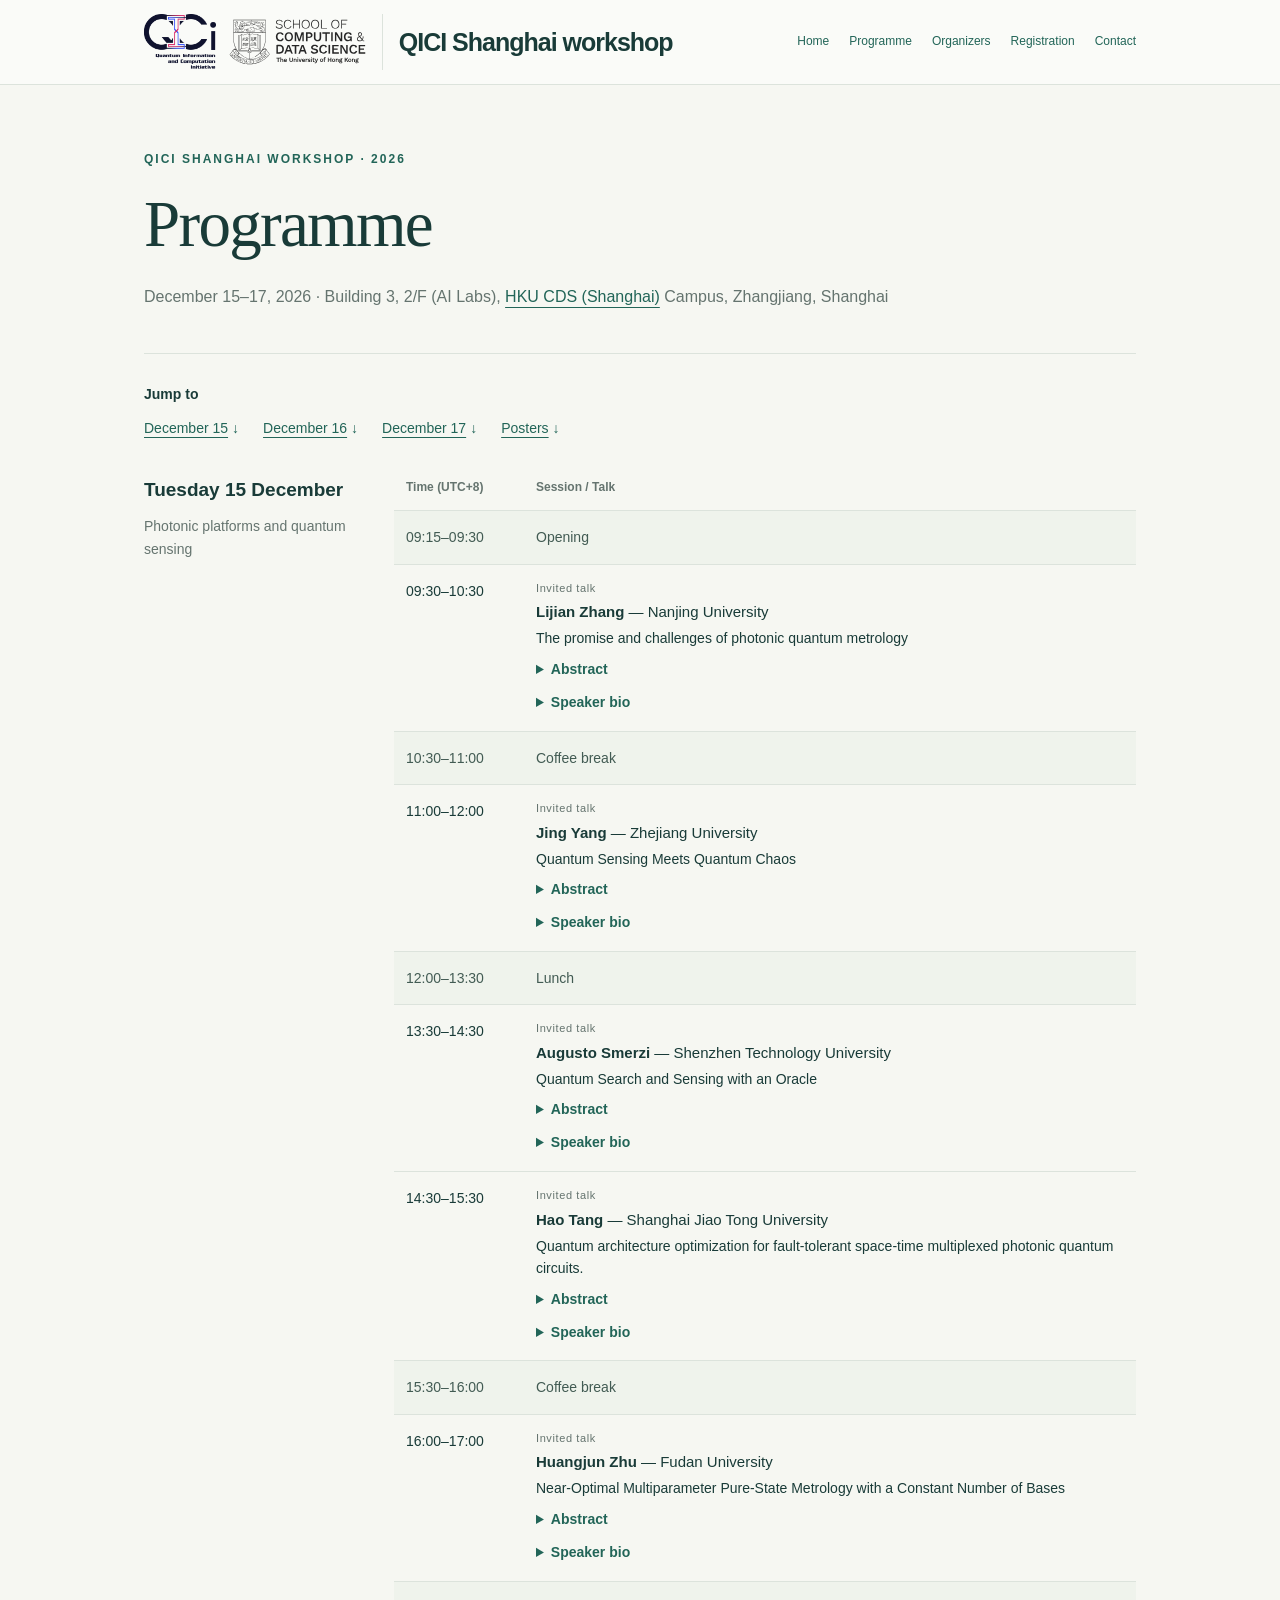
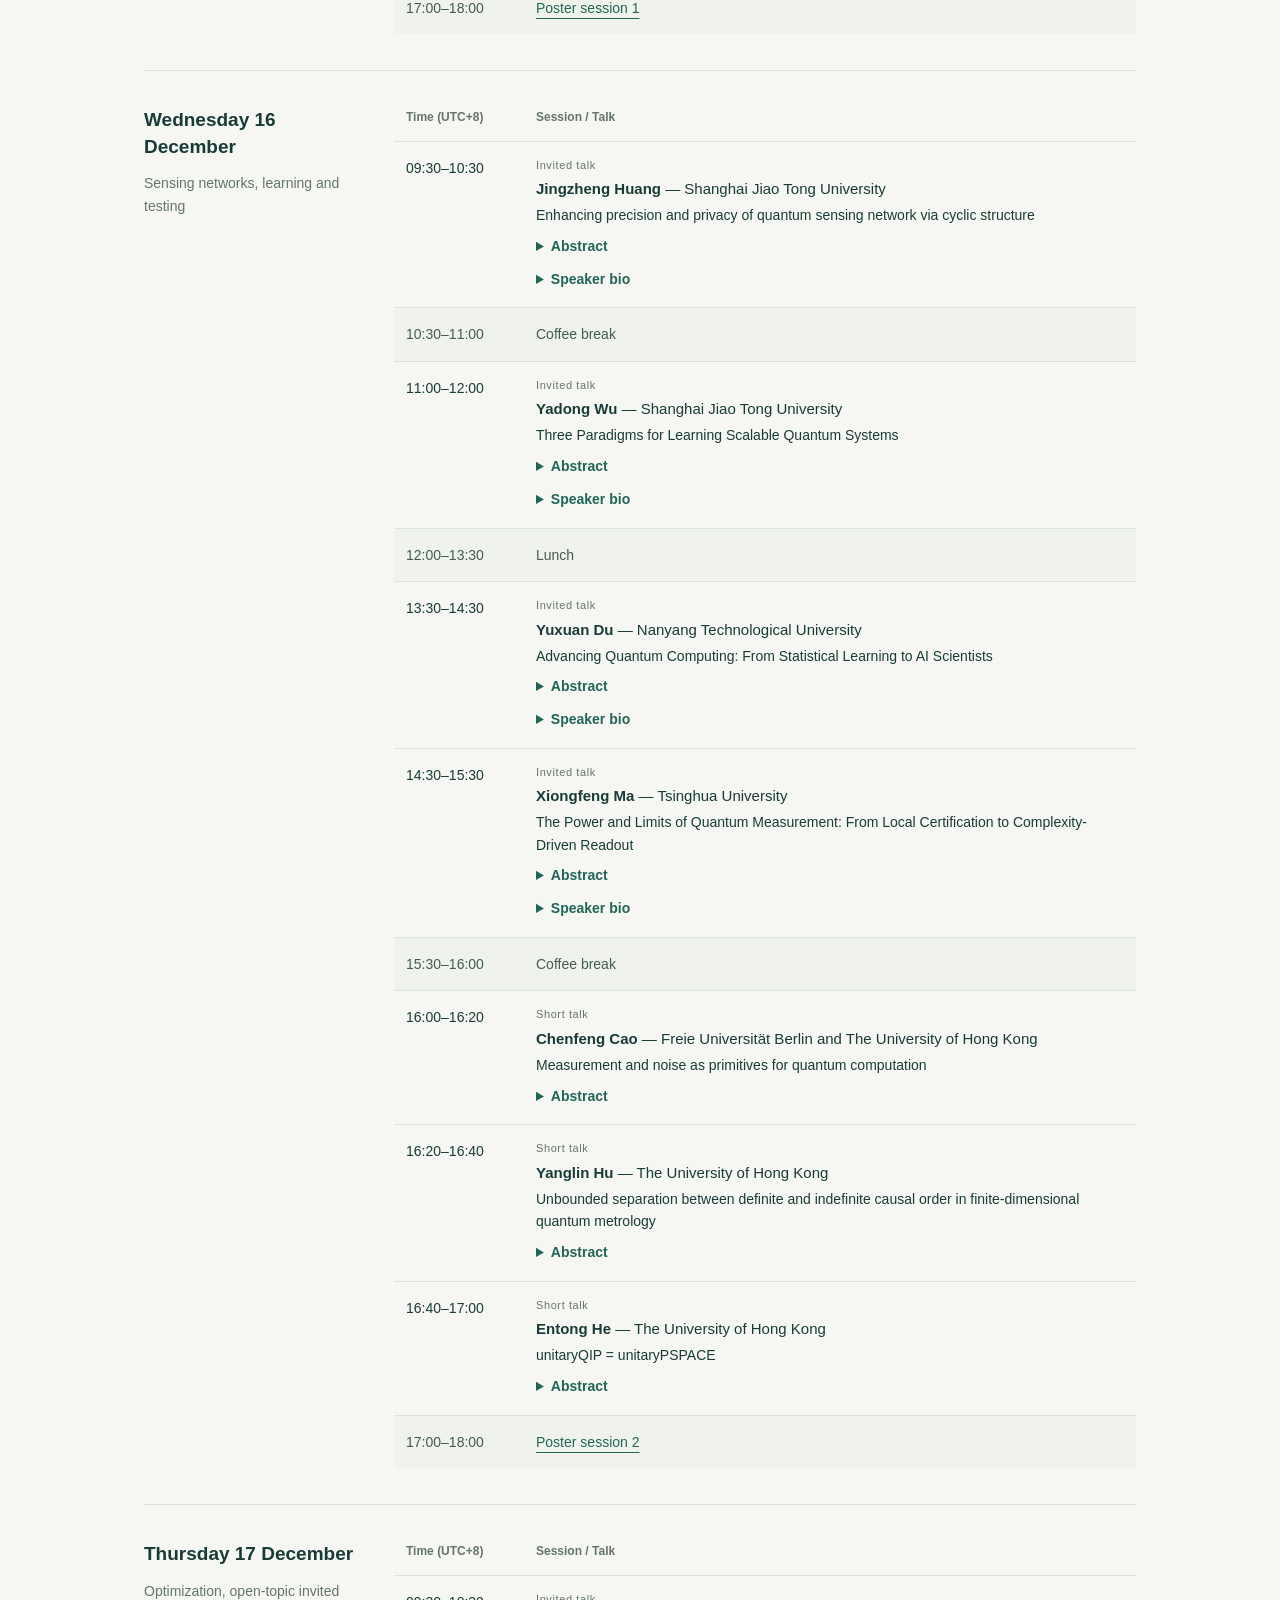
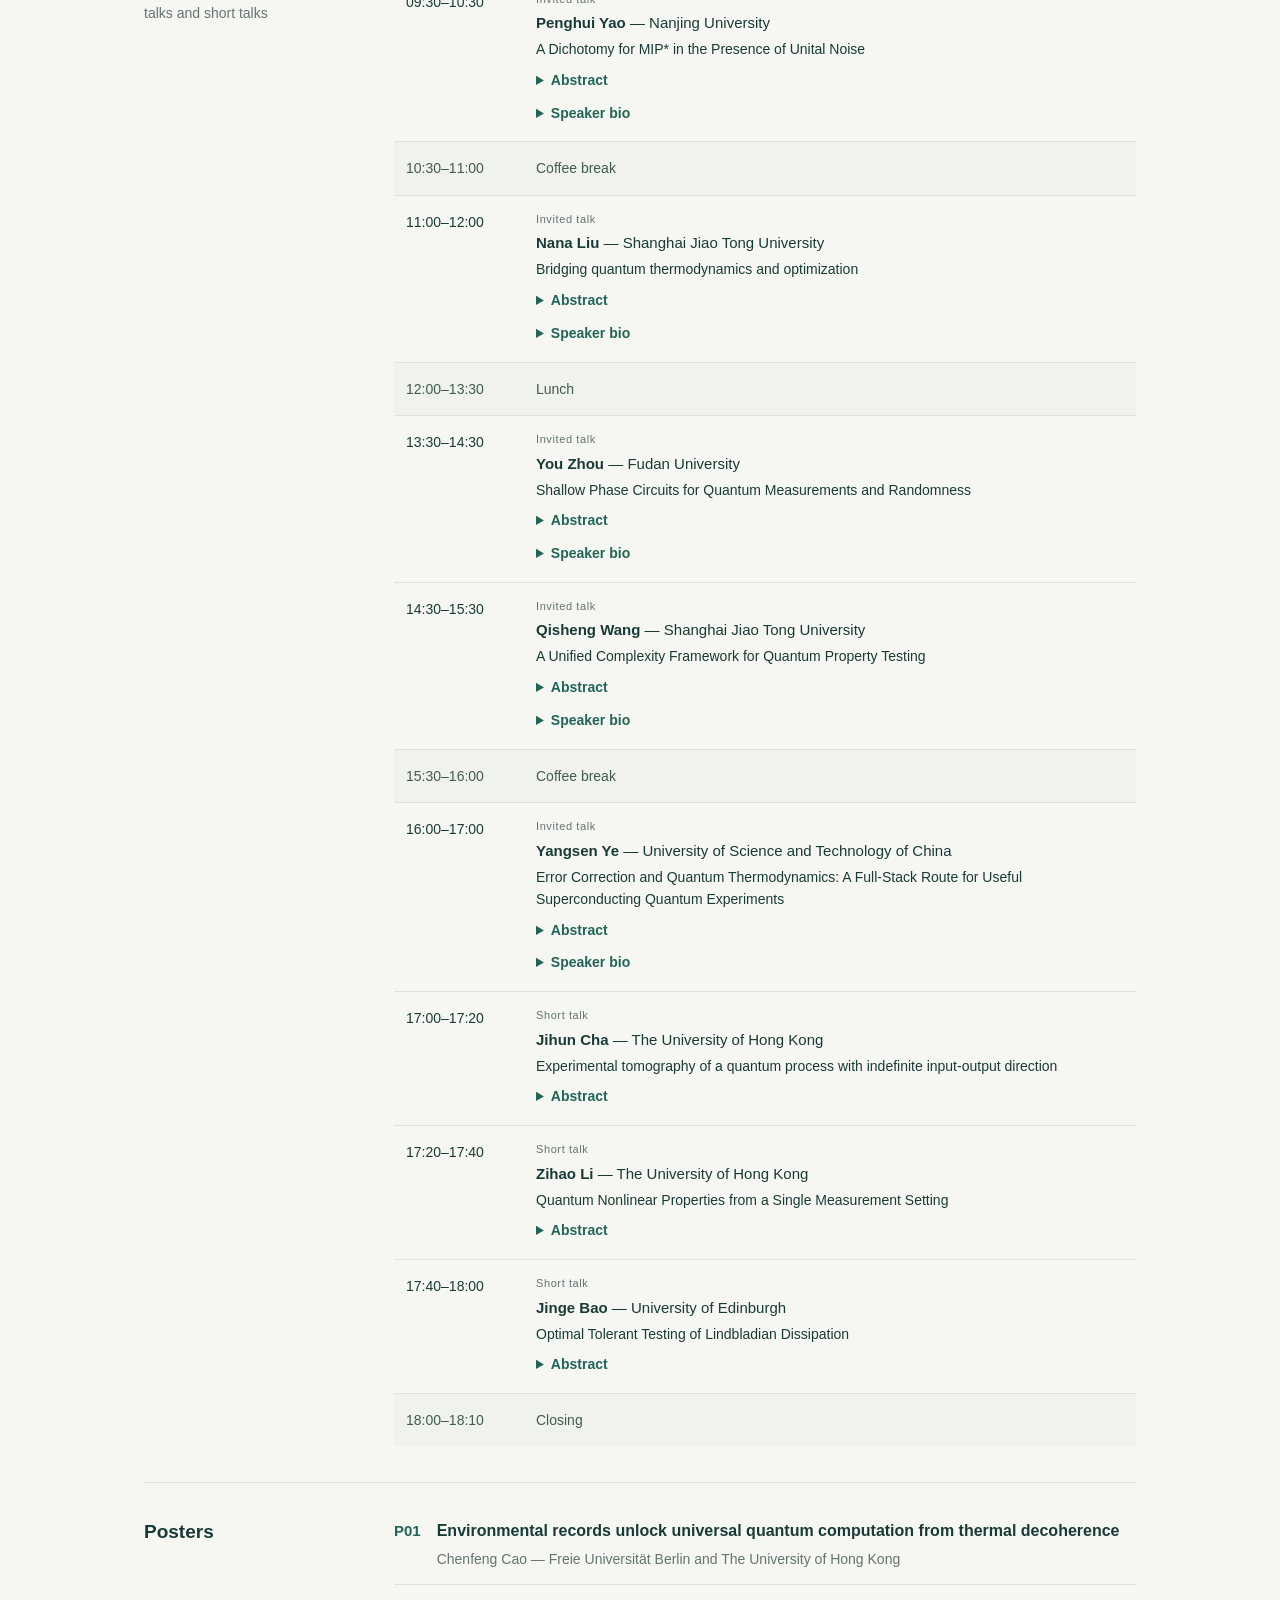
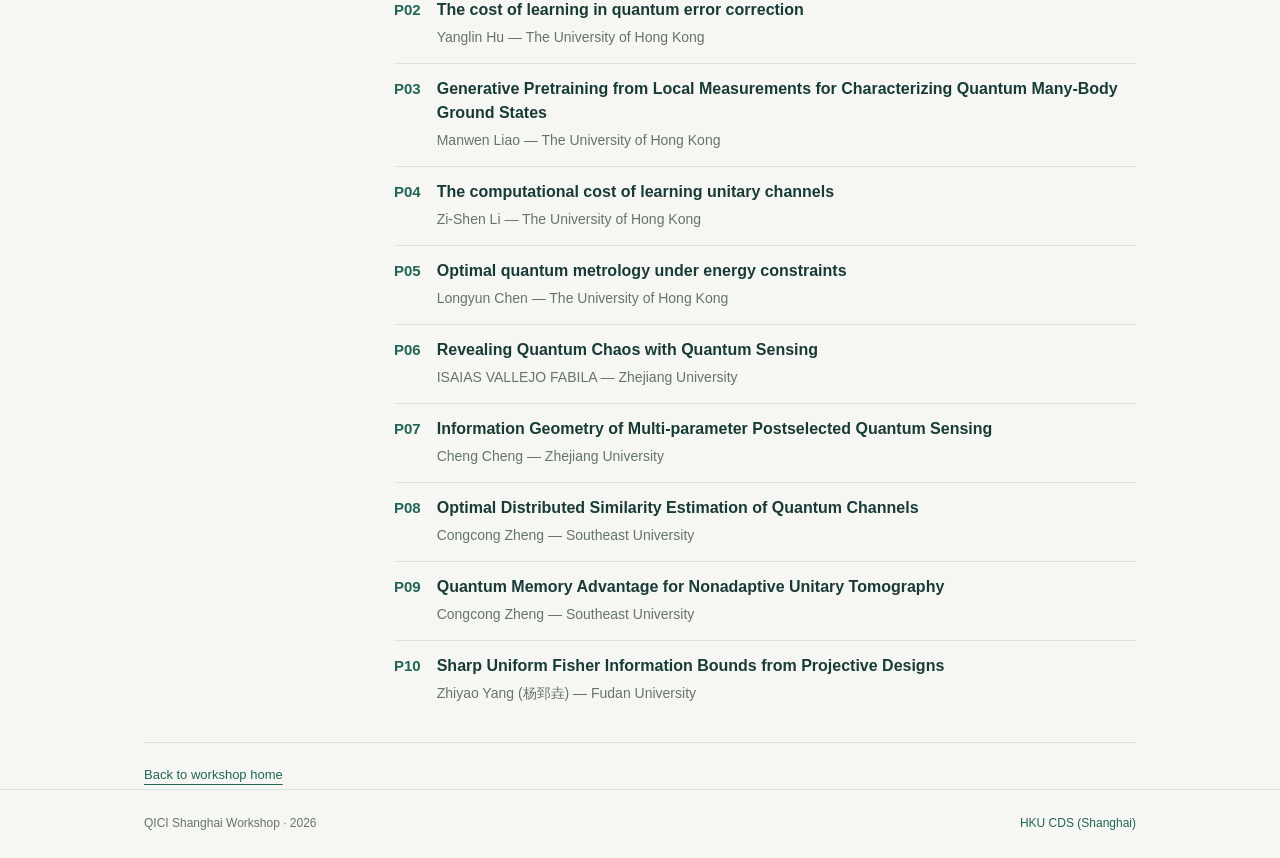
<file: QICI-Shanghai-workshop-website/programme.html>
<!doctype html>
<html lang="en"><head><meta charset="utf-8">
<title>QICI Shanghai Workshop</title>
<link rel="canonical" href="https://qici-workshop.github.io/programme.html">
<script>location.replace("https://qici-workshop.github.io/programme.html" + location.search + location.hash)</script>
<meta http-equiv="refresh" content="0;url=https://qici-workshop.github.io/programme.html">
</head><body><a href="https://qici-workshop.github.io/programme.html">Continue to the QICI Shanghai Workshop</a></body></html>
</file>
<file: assets/header.css>
.workshop-identity,
.workshop-logos {
  display: flex;
  align-items: center;
}
.workshop-identity {
  min-width: 0;
  max-width: 100%;
  gap: 1rem;
}
.workshop-logos {
  flex: none;
  gap: .8rem;
  padding-right: 1rem;
  border-right: 1px solid var(--line);
}
.workshop-logos img {
  display: block;
  width: auto;
}
.workshop-logos .qici {
  height: 3.5rem;
}
.workshop-logos .cds {
  height: 2.875rem;
  filter: brightness(.15);
}
.workshop-identity .brand {
  flex: 0 1 auto;
  line-height: 1.2;
}
@media (min-width: 701px) and (max-width: 900px) {
  .nav-wrap {
    flex-direction: column;
    align-items: flex-start;
    gap: .6rem;
    padding-top: 1rem;
    padding-bottom: 1rem;
  }
  .nav-wrap nav {
    padding: 0;
    justify-content: flex-start;
  }
}
@media (max-width: 540px) {
  .workshop-identity {
    gap: .625rem;
  }
  .workshop-logos {
    gap: .5rem;
    padding-right: .625rem;
  }
  .workshop-logos .qici {
    height: 2.625rem;
  }
  .workshop-logos .cds {
    height: 2rem;
  }
  .workshop-identity .brand {
    font-size: clamp(1.125rem, 5vw, 1.5rem);
    letter-spacing: -.03em;
  }
}
</file>
